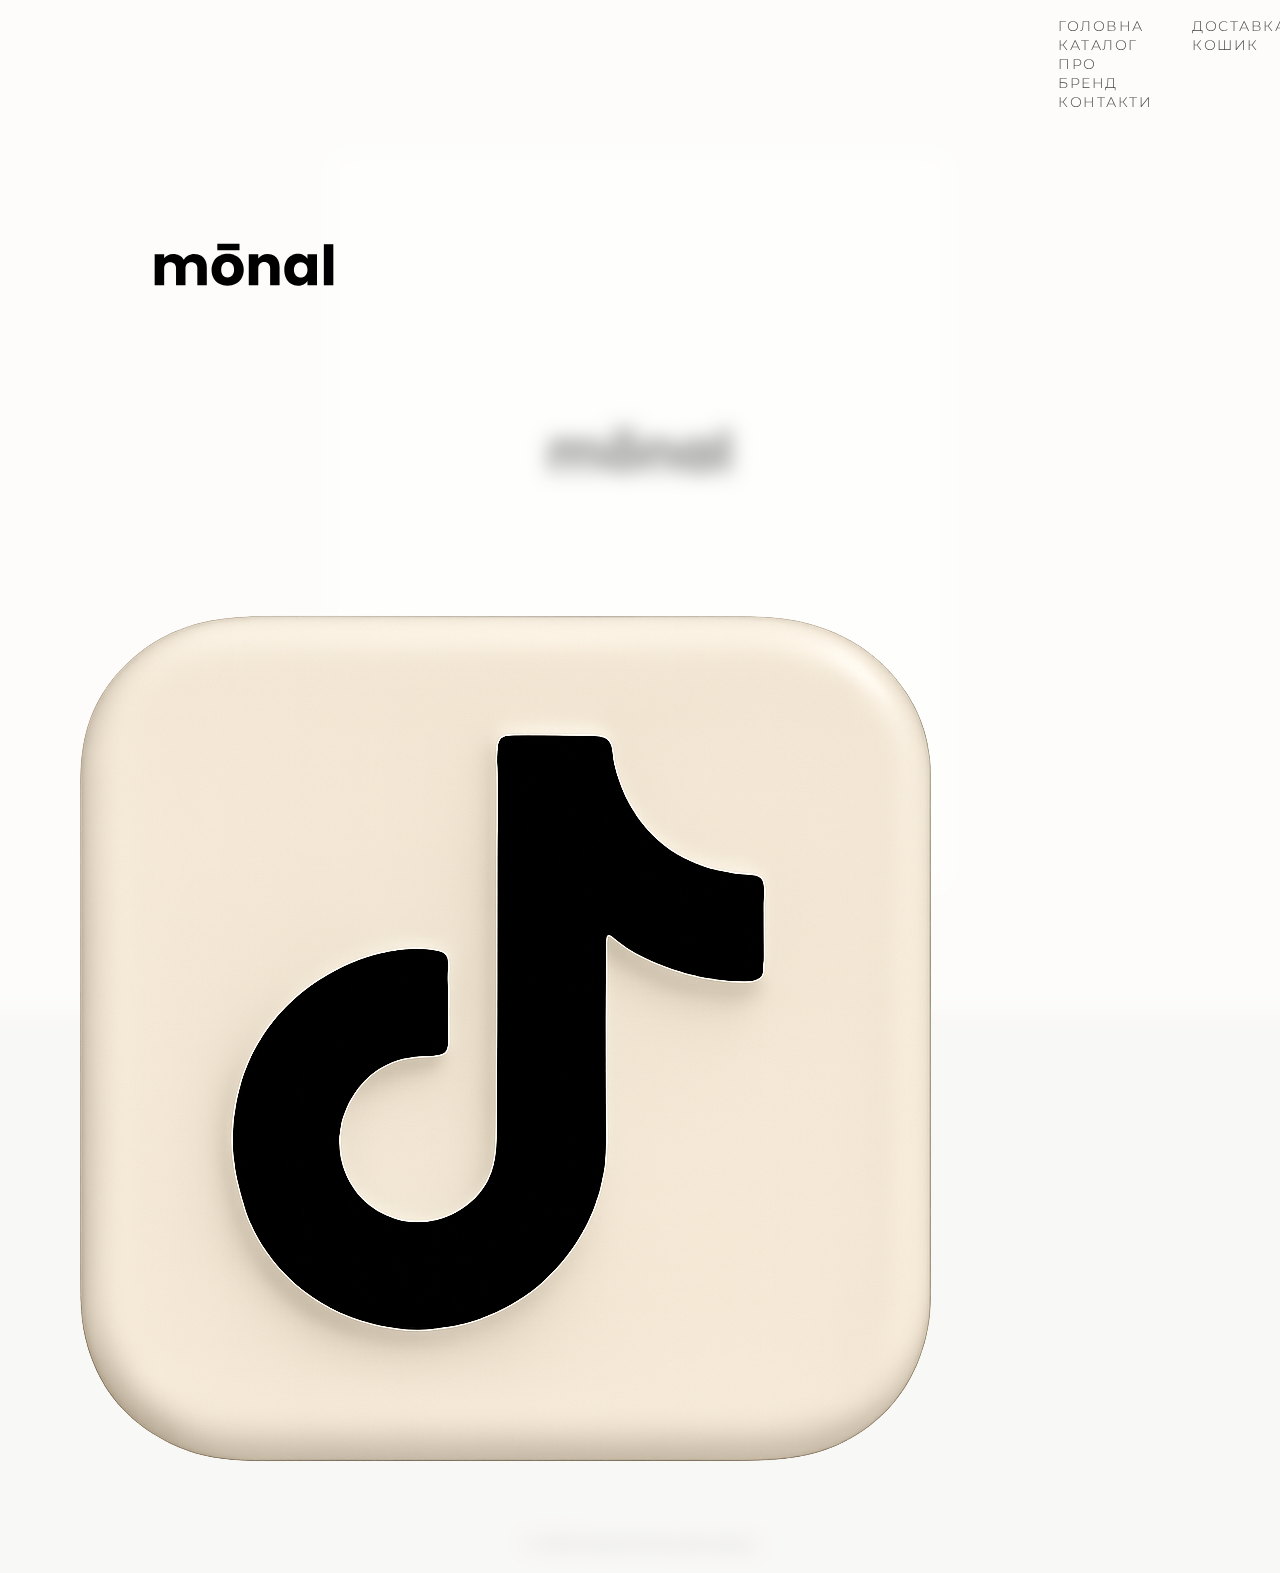
<file: index.html>
<!DOCTYPE html>
<html lang="uk">
<head>
    <meta charset="UTF-8">
    <meta name="viewport" content="width=device-width, initial-scale=1.0">
    <title>Mōnal — Ароматика для дому</title>
    <link rel="stylesheet" href="style.css">
</head>

<body>

<!-- ===================== НАВІГАЦІЯ ===================== -->
<nav>

    <!-- Лівий блок: логотип + соціальні іконки -->
    <div class="nav-left">
        <img src="images/logo.svg" alt="Mōnal" class="nav-logo">

        <div class="nav-social">
            <a href="https://www.tiktok.com/@monalofficial?is_from_webapp=1&sender_device=pc" target="_blank">
                <img src="images/social/tiktok.png" alt="TikTok">
            </a>

            <a href="https://www.instagram.com/monal.official/" target="_blank">
                <img src="images/social/instagram.png" alt="Instagram">
            </a>

            <a href="https://www.facebook.com/people/Monal/61552030280894/" target="_blank">
                <img src="images/social/facebook.png" alt="Facebook">
            </a>
        </div>
    </div>

    <!-- Центр: основне меню -->
    <div class="nav-center">
        <a href="index.html">Головна</a>
        <a href="catalog.html">Каталог</a>
        <a href="about.html">Про бренд</a>
        <a href="contacts.html">Контакти</a>
    </div>

    <!-- Праворуч -->
    <div class="nav-right">
        <a href="delivery.html">Доставка</a>
        <a href="cart.html">Кошик</a>
    </div>
</nav>


<!-- ===================== ГЛОБАЛЬНИЙ ФОНОВИЙ СЛАЙДЕР (ЛИШЕ НА ГОЛОВНІЙ) ===================== -->
<div class="global-bg">
    <div class="bg-slide s1"></div>
    <div class="bg-slide s2"></div>
    <div class="bg-slide s3"></div>
    <div class="bg-slide s4"></div>
    <div class="bg-slide s5"></div>
    <div class="bg-slide s6"></div>
    <div class="bg-slide s7"></div>
</div>


<!-- ===================== HERO ===================== -->
<header class="hero">
    <div class="hero-overlay fade">

        <div class="hero-logo">
            <img src="images/logo.svg" alt="Mōnal">
        </div>

        <p class="brand-subtitle">Природа у твоєму просторі</p>

        <a href="catalog.html" class="btn">Перейти в каталог</a>
    </div>
</header>


<!-- ===================== FOOTER ===================== -->
<footer>
    <div class="footer-logo">
        <img src="images/logo.svg" alt="Mōnal">
    </div>

    © 2025 Ароматика для дому
</footer>

</body>
</html>
</file>
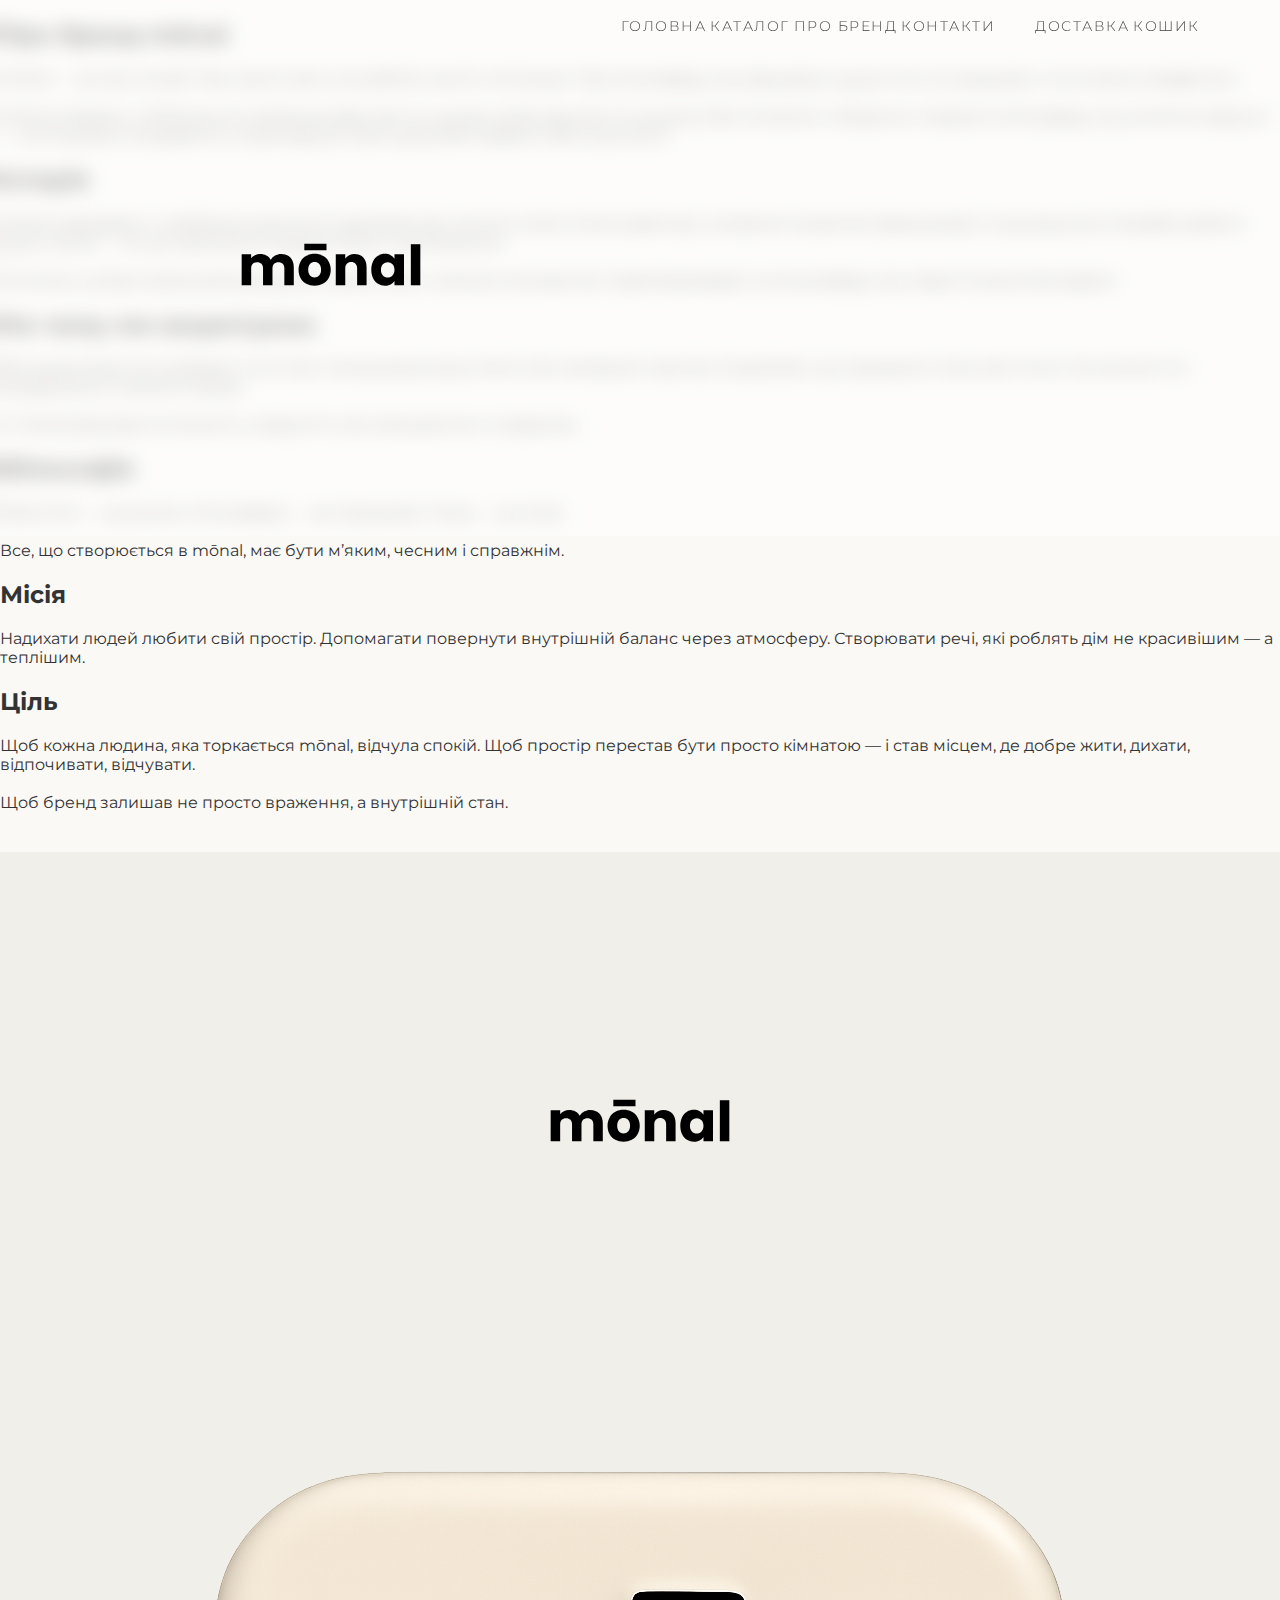
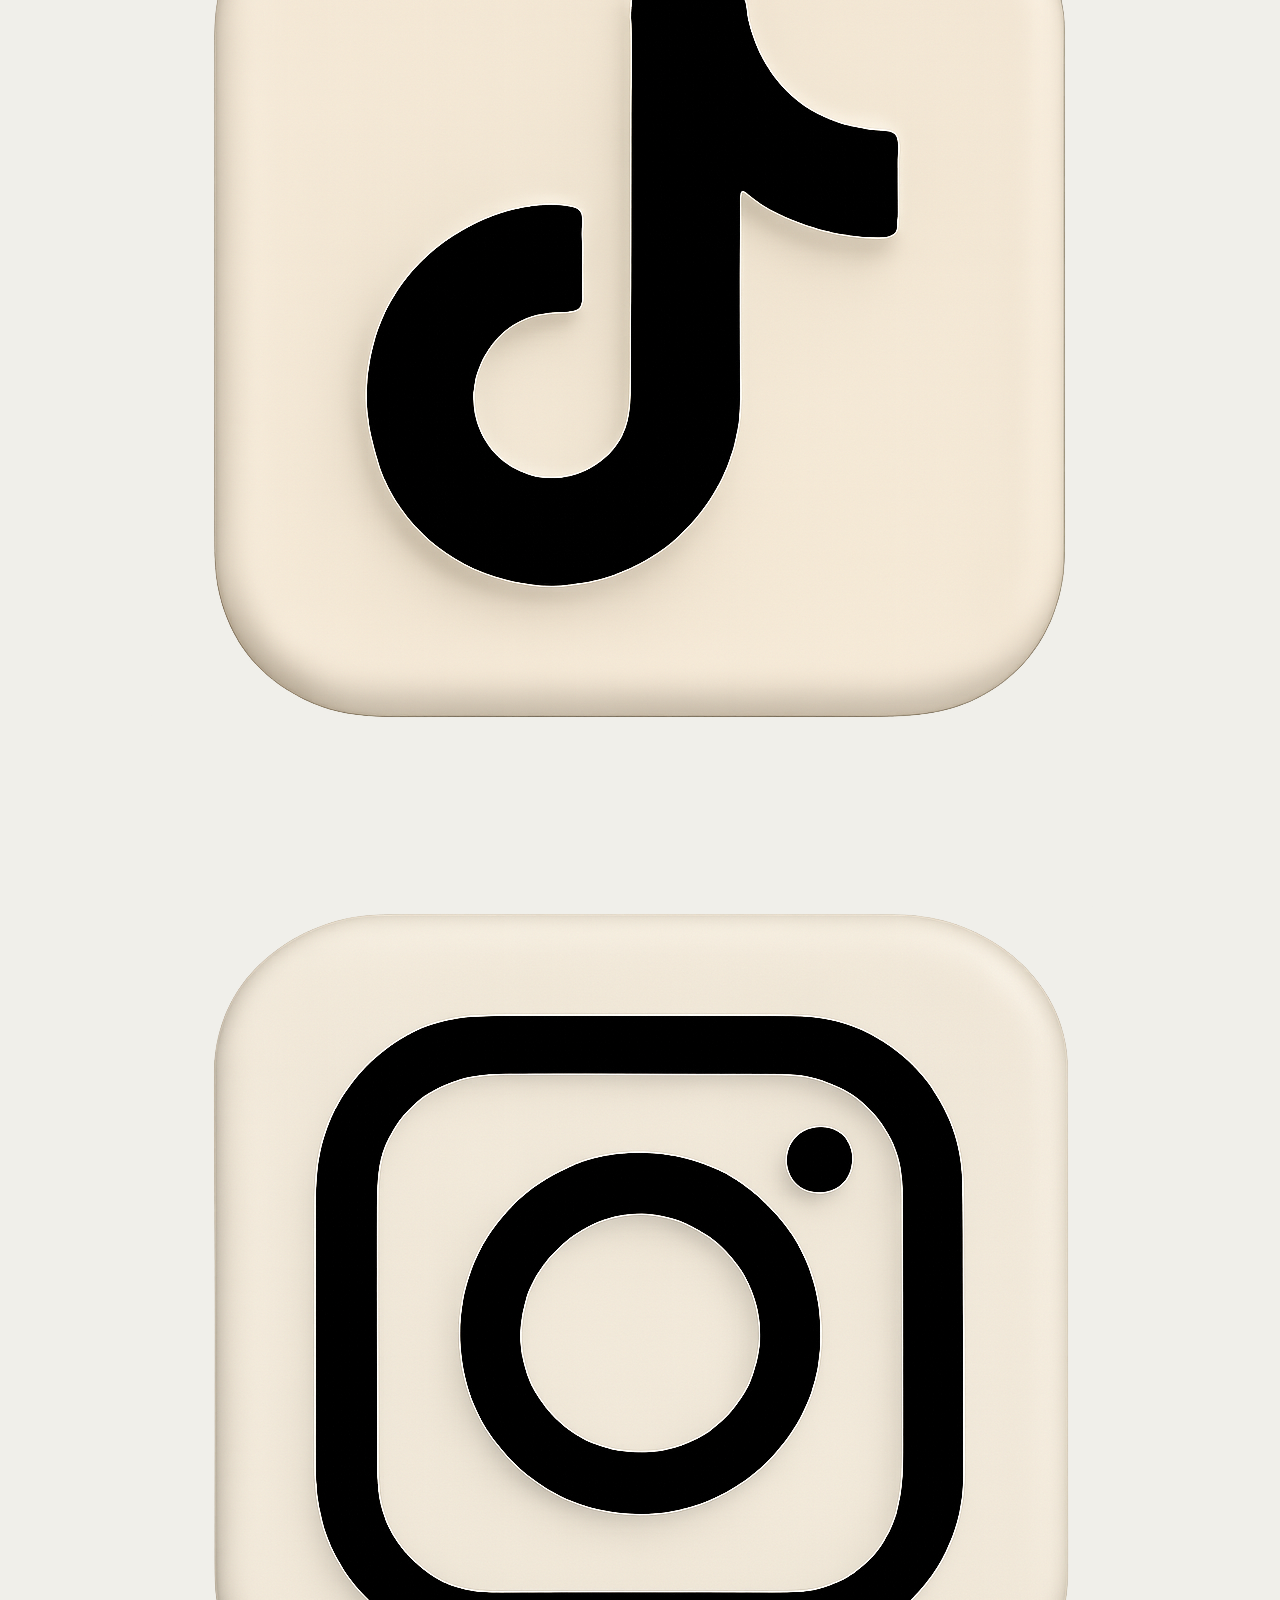
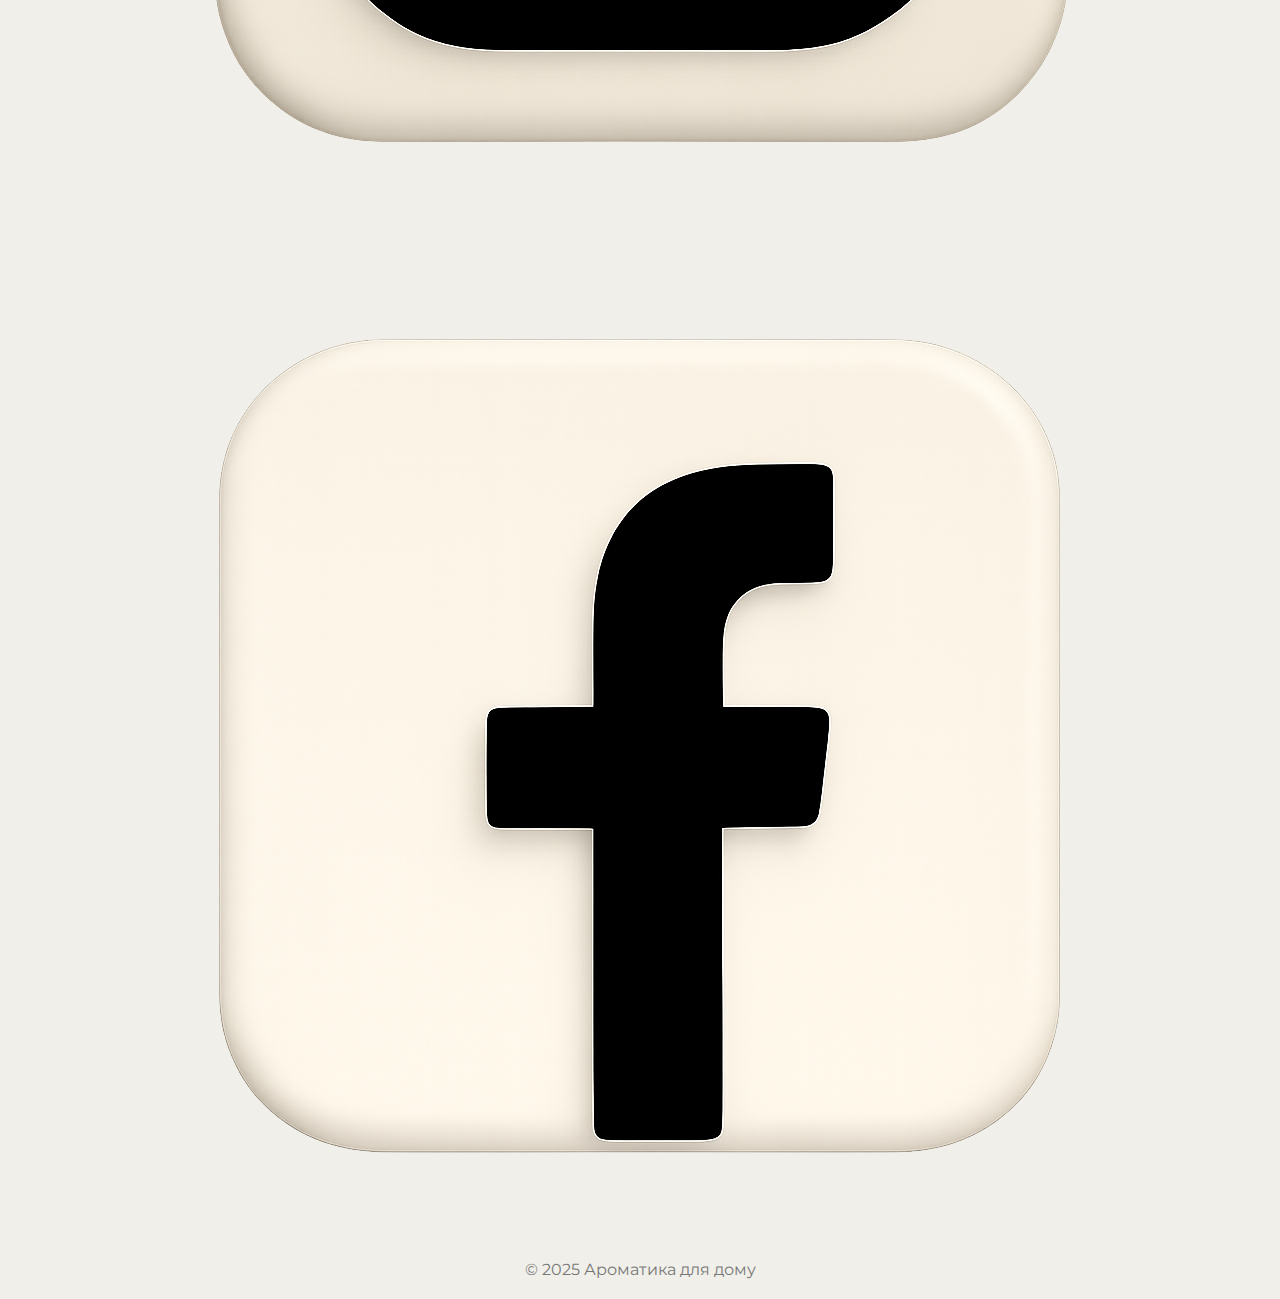
<file: about.html>
<!DOCTYPE html>
<html lang="uk">
<head>
    <meta charset="UTF-8">
    <meta name="viewport" content="width=device-width, initial-scale=1.0">
    <title>Про бренд — Mōnal</title>
    <link rel="stylesheet" href="style.css">
</head>

<body>

<!-- Навігація -->
<nav>

    <!-- Ліворуч логотип -->
    <div class="nav-left">
        <img src="images/logo.svg" alt="Mōnal" class="nav-logo">
    </div>

    <!-- По центру основні розділи -->
    <div class="nav-center">
        <a href="index.html">Головна</a>
        <a href="catalog.html">Каталог</a>
        <a href="about.html">Про бренд</a>
        <a href="contacts.html">Контакти</a>
    </div>

    <!-- Праворуч сервісні -->
    <div class="nav-right">
        <a href="delivery.html">Доставка</a>
        <a href="cart.html">Кошик</a>
    </div>

</nav>

<div class="about-container">

    <!-- Великий блок -->
    <div class="about-block big">
        <h2>Про бренд mōnal</h2>
        <p>
        mōnal — це про спокій. Про прості речі, які роблять життя теплішим. Про атмосферу, яку відчуваєш 
        ще до того, як зрозумів, з чого вона складається.
        <br><br>
        mōnal з’явився у 2023 році як маленька ідея про те, що дім може звучати по-іншому. Все почалося з бажання 
        створити атмосферу, яку хочеться відчути — не показати, не довести, а саме відчути. Без шуму, без зайвого, без штучності.
        </p>
    </div>

    <!-- Малий блок -->
    <div class="about-block small">
        <h2>Історія</h2>
        <p>
        mōnal народився з любові до простоти й деталей. До чистоти ліній, м’яких відтінків, спокійних моментів.
        Бренд виріс із внутрішньої потреби робити щось чесне — те, що приносить людині тепло і заспокоєння.
        <br><br>
        Спочатку це був маленький домашній проєкт, але з кожним місяцем він перетворювався на атмосферу, яку люди почали впізнавати.
        </p>
    </div>

    <!-- Малий блок -->
    <div class="about-block small">
        <h2>На чому ми акцентуємо</h2>
        <p>
        Ми акцентуємо не на формі, а на стані. На внутрішньому теплі, яке наповнює простір.
        На деталях, що працюють тихо, але точно. На чесності та продуманості кожного кроку.
        <br><br>
        У mōnal важлива не кількість, а відчуття, яке залишається з людиною.
        </p>
    </div>

    <!-- Великий блок -->
    <div class="about-block big">
        <h2>Філософія</h2>
        <p>
        Простота — це розкіш. Атмосфера — це мова дому. Тиша — це сила. 
        <br><br>
        Все, що створюється в mōnal, має бути м’яким, чесним і справжнім.
        </p>
    </div>

    <!-- Малий блок -->
    <div class="about-block small">
        <h2>Місія</h2>
        <p>
        Надихати людей любити свій простір. Допомагати повернути внутрішній баланс через атмосферу.
        Створювати речі, які роблять дім не красивішим — а теплішим.
        </p>
    </div>

    <!-- Малий блок -->
    <div class="about-block small">
        <h2>Ціль</h2>
        <p>
        Щоб кожна людина, яка торкається mōnal, відчула спокій.  
        Щоб простір перестав бути просто кімнатою — і став місцем, де добре жити, дихати, відпочивати, відчувати.
        <br><br>
        Щоб бренд залишав не просто враження, а внутрішній стан.
        </p>
    </div>

</div>

<footer>
    <div class="footer-logo">
        <img src="images/logo.svg" alt="Mōnal">
    </div>

    <div class="social-block">
        <a href="https://www.tiktok.com/@monalofficial?is_from_webapp=1&sender_device=pc" target="_blank">
            <img src="images/social/tiktok.png" alt="TikTok">
        </a>

        <a href="https://www.instagram.com/monal.official/" target="_blank">
            <img src="images/social/instagram.png" alt="Instagram">
        </a>

        <a href="https://www.facebook.com/people/Monal/61552030280894/" target="_blank">
            <img src="images/social/facebook.png" alt="Facebook">
        </a>
    </div>

    © 2025 Ароматика для дому
</footer>

</body>
</html>
</file>
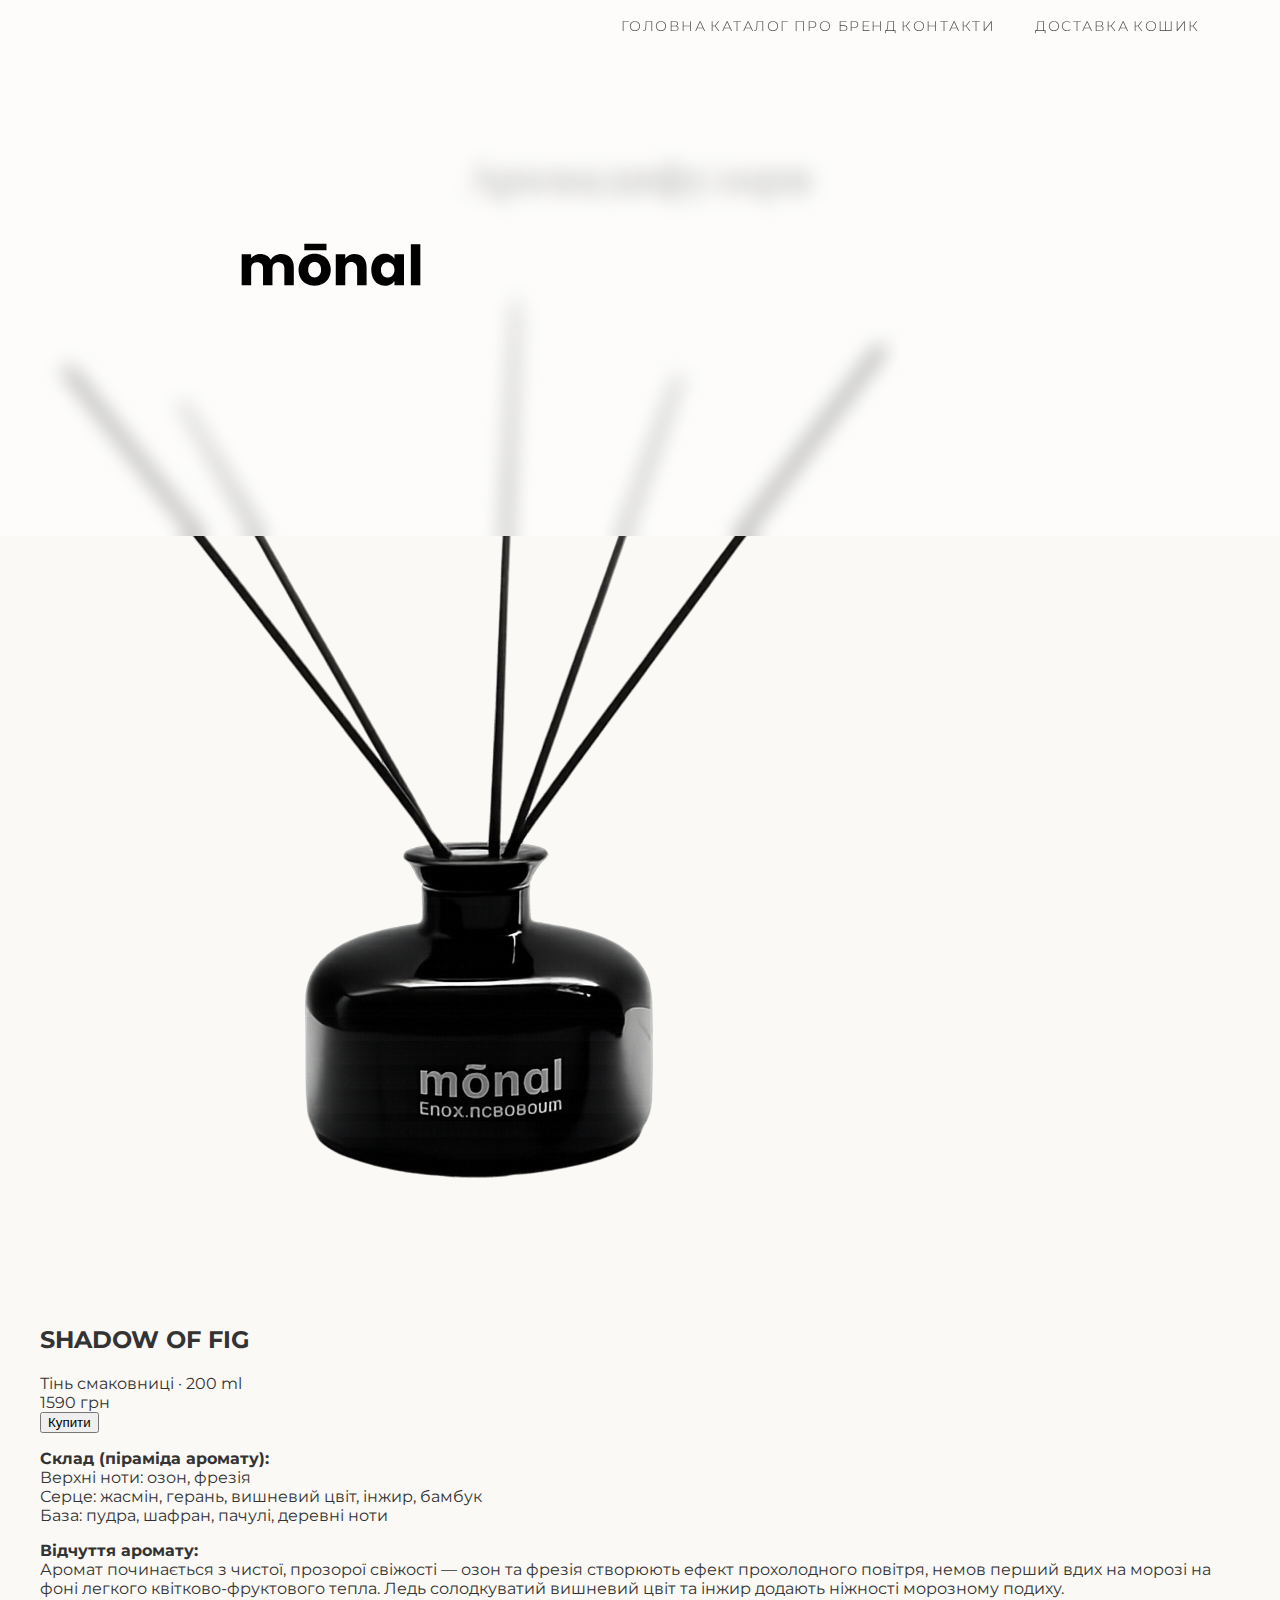
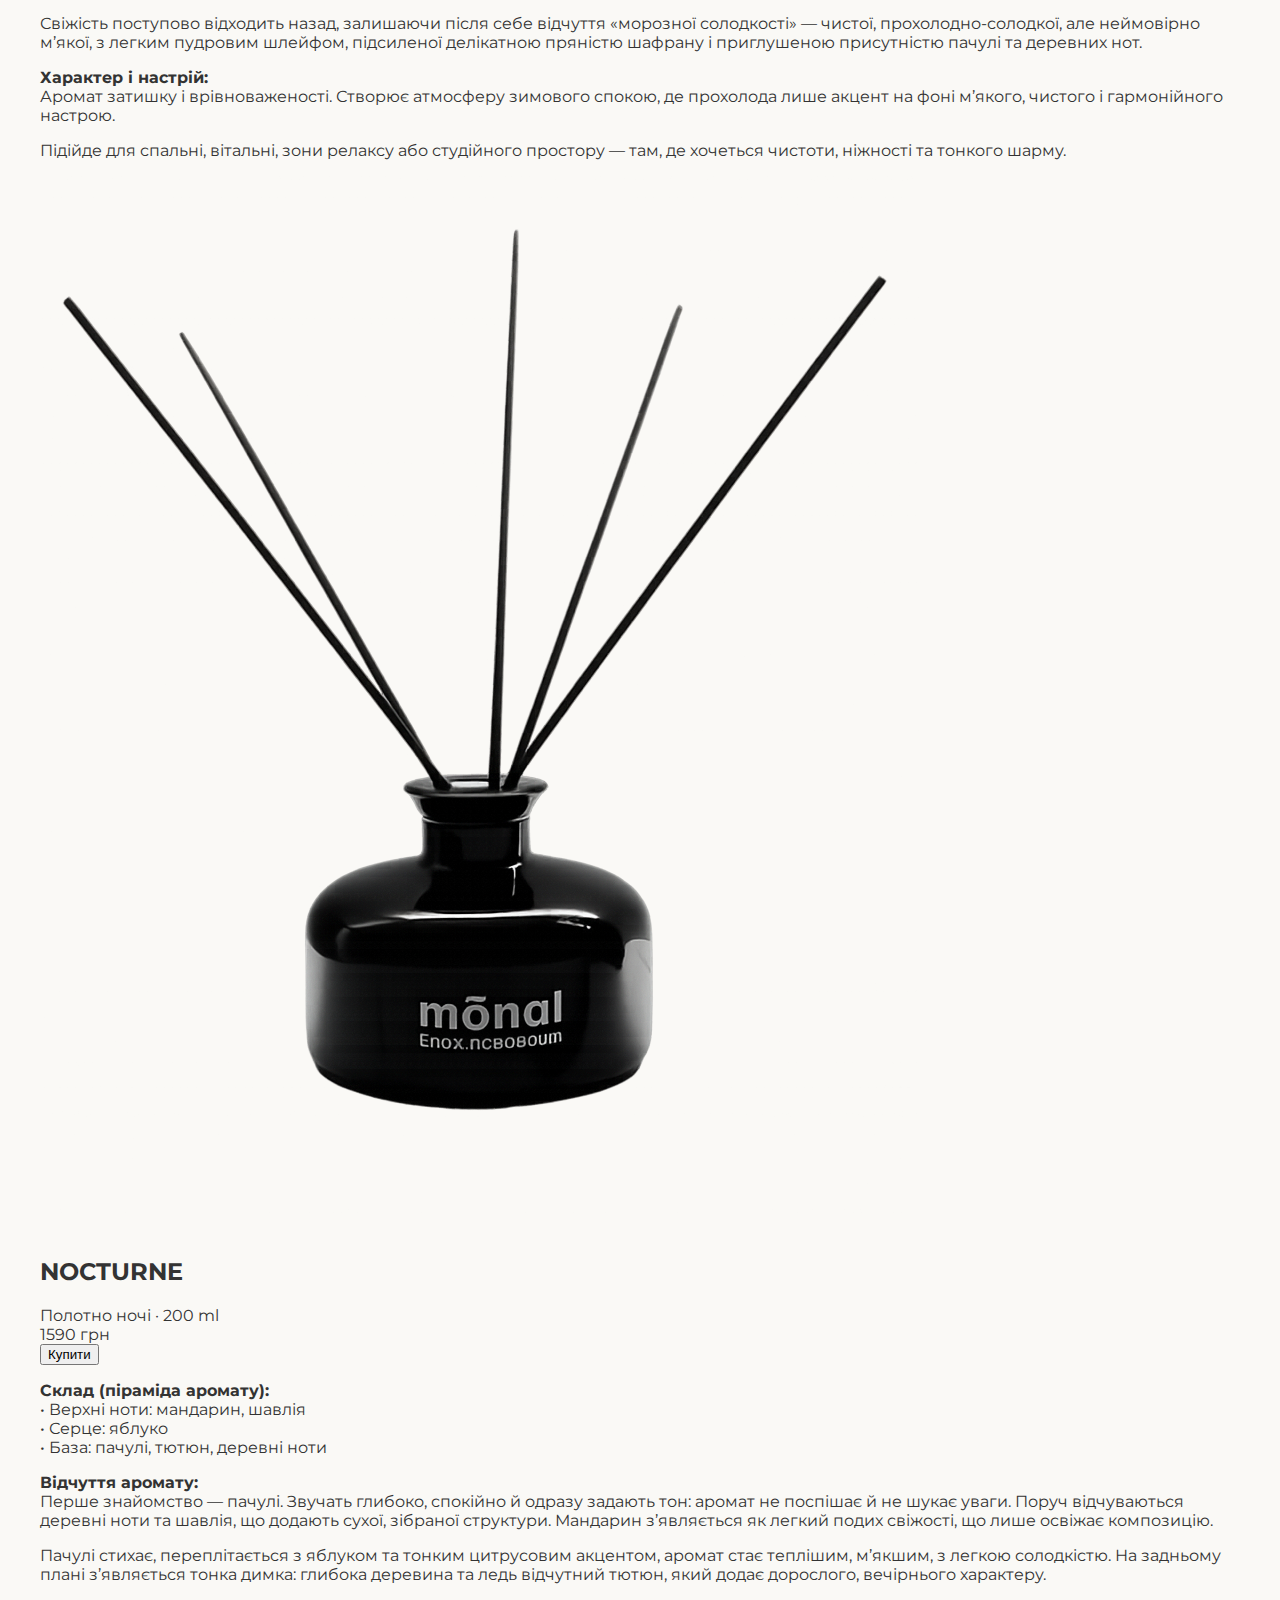
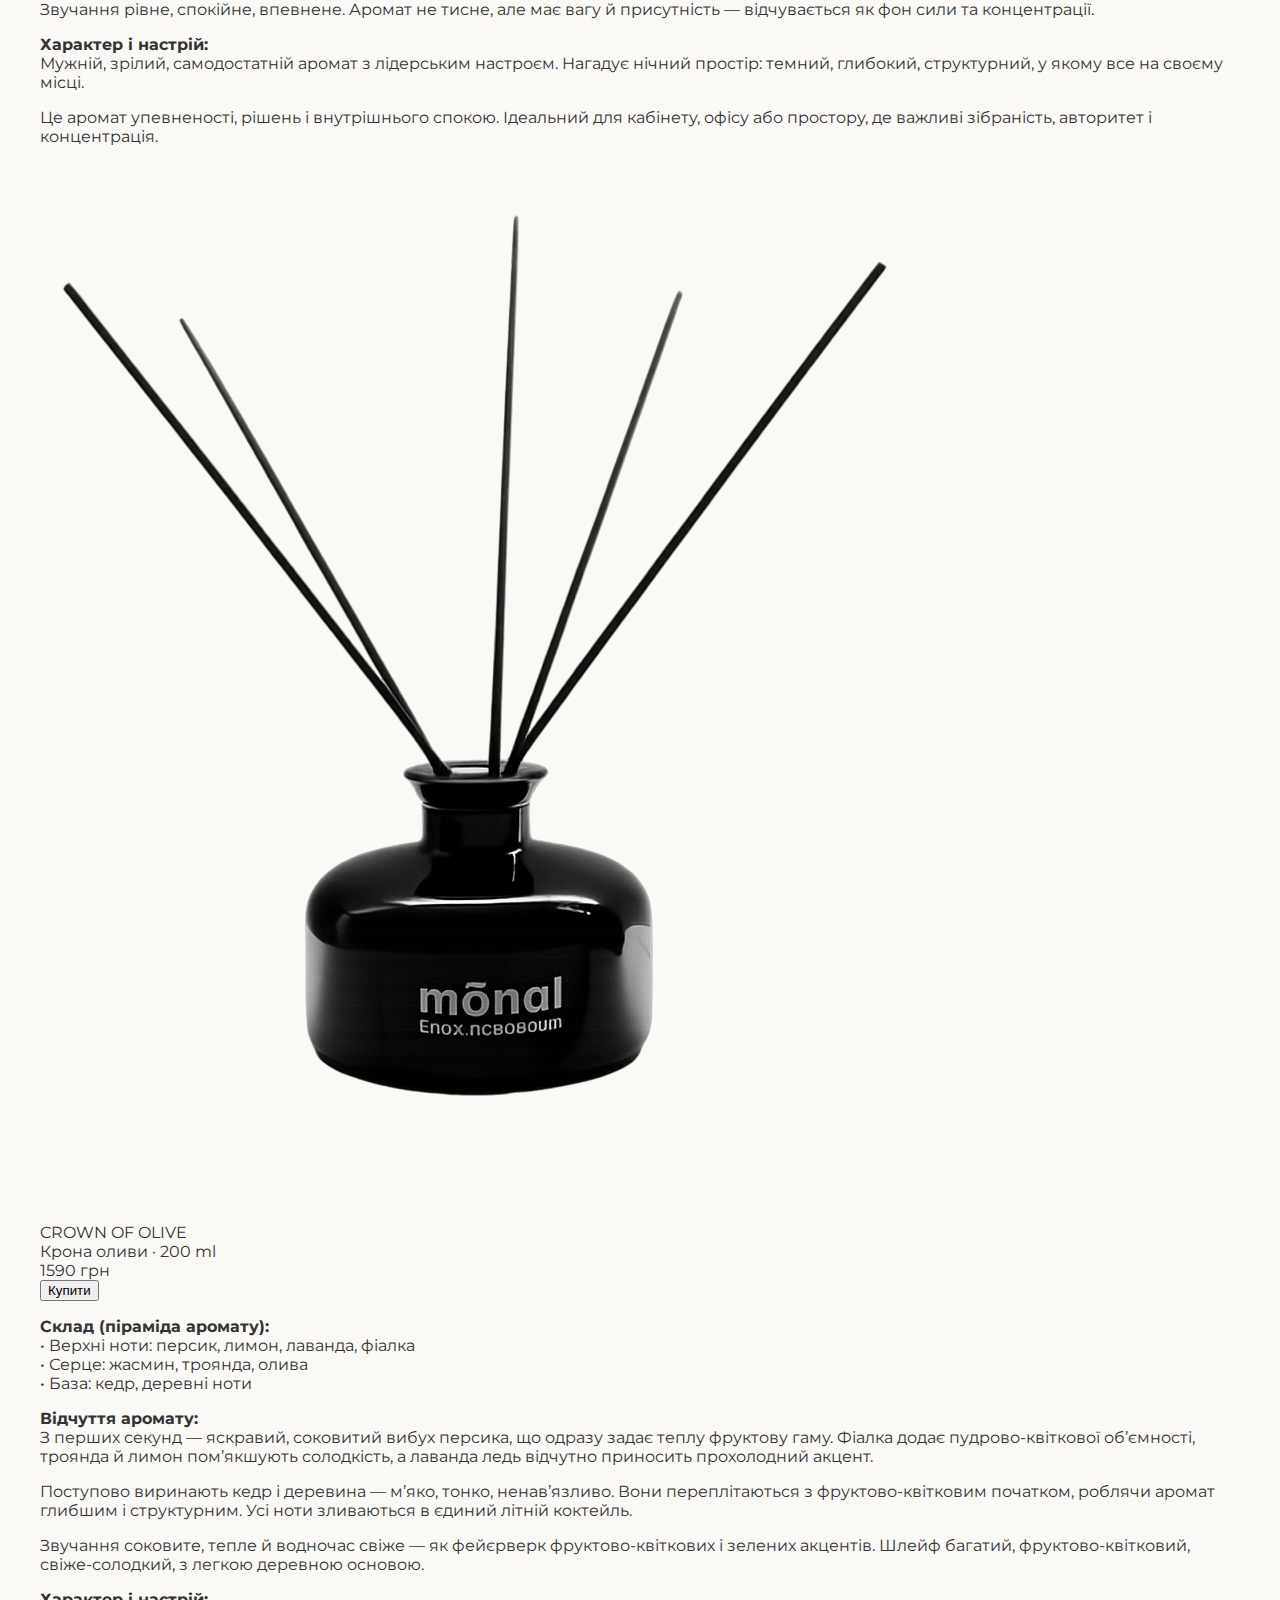
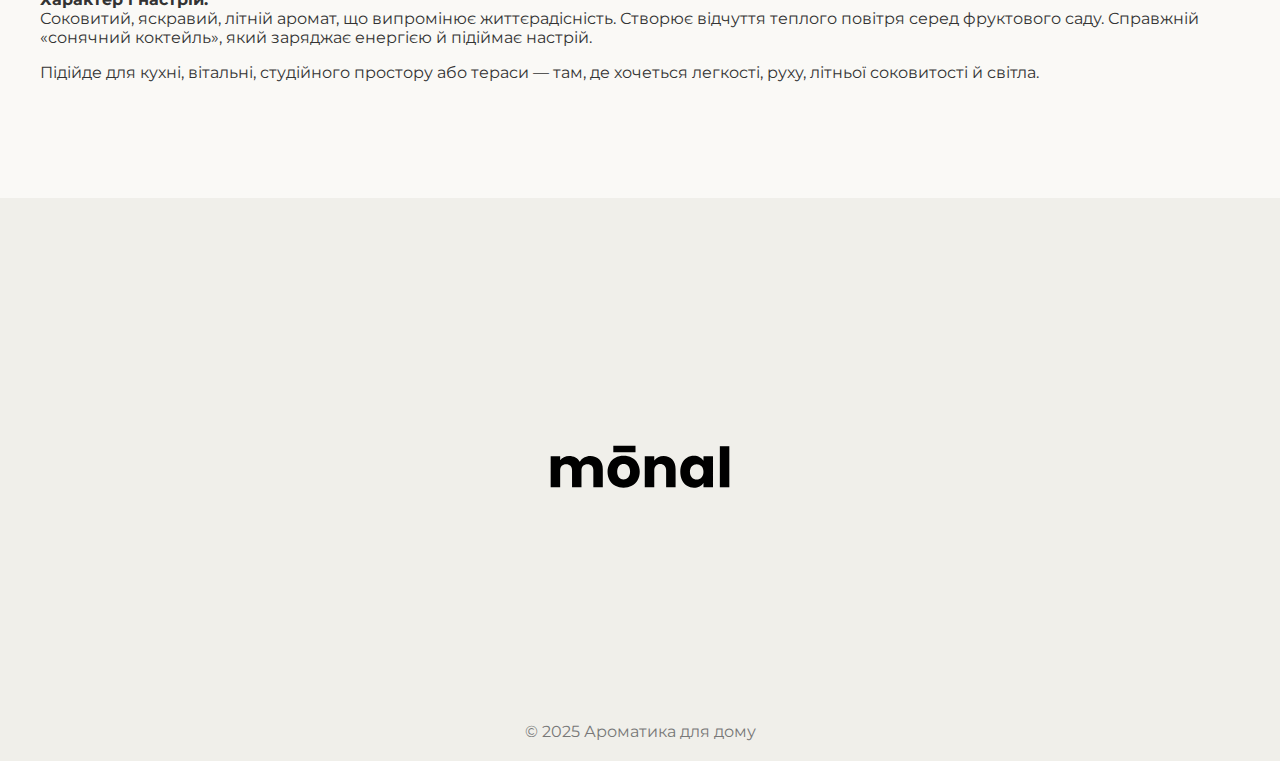
<file: aromadiffusers.html>
<!DOCTYPE html>
<html lang="uk">
<head>
    <meta charset="UTF-8">
    <meta name="viewport" content="width=device-width, initial-scale=1.0">
    <title>Аромадифузори — Mōnal</title>
    <link rel="stylesheet" href="style.css">
</head>

<body>

<!-- NAV -->
<nav>
    <div class="nav-left">
        <img src="images/logo.svg" alt="Mōnal" class="nav-logo">
    </div>

    <div class="nav-center">
        <a href="index.html">Головна</a>
        <a href="catalog.html">Каталог</a>
        <a href="about.html">Про бренд</a>
        <a href="contacts.html">Контакти</a>
    </div>

    <div class="nav-right">
        <a href="delivery.html">Доставка</a>
        <a href="cart.html">Кошик</a>
    </div>
</nav>

<!-- CONTENT -->
<div class="container">

    <h1 class="page-title">Аромадифузори</h1>

    <!-- PRODUCT 1 -->
    <div class="product-row">

        
        <!-- MEDIA -->        
        <div class="product-media micro-animate">

            <div class="product-bg"
                 style="background-image: url('images/products/SHADOW OF FIG_фон.jpg');">
            </div>

            <img
                src="images/products/diffuser.png"
                alt="SHADOW OF FIG"
                class="product-diffuser">

        </div>


        <!-- TEXT -->
        <div class="product-text">

            <h2 class="product-title">SHADOW OF FIG</h2>
            <div class="product-subtitle">Тінь смаковниці · 200 ml</div>

            <div class="product-price">1590 грн</div>

            <button class="buy-btn">Купити</button>

            <p><strong>Склад (піраміда аромату):</strong><br>
            Верхні ноти: озон, фрезія<br>
            Серце: жасмін, герань, вишневий цвіт, інжир, бамбук<br>
            База: пудра, шафран, пачулі, деревні ноти</p>

            <p><strong>Відчуття аромату:</strong><br>
            Аромат починається з чистої, прозорої свіжості — озон та фрезія створюють ефект прохолодного повітря,
            немов перший вдих на морозі на фоні легкого квітково-фруктового тепла.
            Ледь солодкуватий вишневий цвіт та інжир додають ніжності морозному подиху.</p>

            <p>
            Свіжість поступово відходить назад, залишаючи після себе відчуття «морозної солодкості» —
            чистої, прохолодно-солодкої, але неймовірно м’якої, з легким пудровим шлейфом,
            підсиленої делікатною пряністю шафрану і приглушеною присутністю пачулі та деревних нот.
            </p>

            <p><strong>Характер і настрій:</strong><br>
            Аромат затишку і врівноваженості. Створює атмосферу зимового спокою,
            де прохолода лише акцент на фоні м’якого, чистого і гармонійного настрою.</p>

            <p>
            Підійде для спальні, вітальні, зони релаксу або студійного простору —
            там, де хочеться чистоти, ніжності та тонкого шарму.
            </p>

        </div>
    </div>

    <!-- PRODUCT 2 : NOCTURNE -->
    <div class="product-row">

        <!-- MEDIA -->
        <div class="product-media micro-animate">

        <!-- ФОН -->
        <div class="product-bg"
             style="background-image: url('images/products/NOCTURNE_фон.jpg');">
        </div>

        <!-- ДИФУЗОР -->
        <img
            src="images/products/diffuser.png"
            alt="NOCTURNE — Полотно ночі"
            class="product-diffuser"
        >

    </div>

    <!-- TEXT -->
    <div class="product-text">

        <h2 class="product-title">NOCTURNE</h2>
        <div class="product-subtitle">Полотно ночі · 200 ml</div>

        <div class="product-price">1590 грн</div>

        <button class="buy-btn">Купити</button>

        <p><strong>Склад (піраміда аромату):</strong><br>
            • Верхні ноти: мандарин, шавлія<br>
            • Серце: яблуко<br>
            • База: пачулі, тютюн, деревні ноти
        </p>

        <p><strong>Відчуття аромату:</strong><br>
            Перше знайомство — пачулі. Звучать глибоко, спокійно й одразу задають тон:
            аромат не поспішає й не шукає уваги. Поруч відчуваються деревні ноти та шавлія,
            що додають сухої, зібраної структури. Мандарин з’являється як легкий подих
            свіжості, що лише освіжає композицію.
        </p>

        <p>
            Пачулі стихає, переплітається з яблуком та тонким цитрусовим акцентом,
            аромат стає теплішим, м’якшим, з легкою солодкістю.
            На задньому плані з’являється тонка димка:
            глибока деревина та ледь відчутний тютюн,
            який додає дорослого, вечірнього характеру.
        </p>

        <p>
            Звучання рівне, спокійне, впевнене.
            Аромат не тисне, але має вагу й присутність —
            відчувається як фон сили та концентрації.
        </p>

        <p><strong>Характер і настрій:</strong><br>
            Мужній, зрілий, самодостатній аромат з лідерським настроєм.
            Нагадує нічний простір: темний, глибокий, структурний,
            у якому все на своєму місці.
        </p>

        <p>
            Це аромат упевненості, рішень і внутрішнього спокою.
            Ідеальний для кабінету, офісу або простору,
            де важливі зібраність, авторитет і концентрація.
        </p>

    </div>
</div>

<!-- PRODUCT 3 -->
<div class="product-row">

    <!-- MEDIA -->
    <div class="product-media micro-animate">
        <!-- ФОН -->
        <div class="product-bg"
             style="background-image: url('images/products/CROWN OF OLIVE_фон.jpg');">
        </div>

        <!-- ДИФУЗОР -->
        <img src="images/products/diffuser.png"
             alt="CROWN OF OLIVE — Крона оливи"
             class="product-diffuser">
    </div>

    <!-- TEXT -->
    <div class="product-text">

        <div class="product-title">CROWN OF OLIVE</div>
        <div class="product-subtitle">Крона оливи · 200 ml</div>

        <div class="product-price">1590 грн</div>

        <button class="buy-btn">Купити</button>

        <p><strong>Склад (піраміда аромату):</strong><br>
        • Верхні ноти: персик, лимон, лаванда, фіалка<br>
        • Серце: жасмин, троянда, олива<br>
        • База: кедр, деревні ноти
        </p>

        <p><strong>Відчуття аромату:</strong><br>
        З перших секунд — яскравий, соковитий вибух персика, що одразу задає теплу фруктову гаму.
        Фіалка додає пудрово-квіткової об’ємності, троянда й лимон пом’якшують солодкість,
        а лаванда ледь відчутно приносить прохолодний акцент.
        </p>

        <p>
        Поступово виринають кедр і деревина — м’яко, тонко, ненав’язливо.
        Вони переплітаються з фруктово-квітковим початком, роблячи аромат глибшим і структурним.
        Усі ноти зливаються в єдиний літній коктейль.
        </p>

        <p>
        Звучання соковите, тепле й водночас свіже — як фейєрверк фруктово-квіткових і зелених акцентів.
        Шлейф багатий, фруктово-квітковий, свіже-солодкий, з легкою деревною основою.
        </p>

        <p><strong>Характер і настрій:</strong><br>
        Соковитий, яскравий, літній аромат, що випромінює життєрадісність.
        Створює відчуття теплого повітря серед фруктового саду.
        Справжній «сонячний коктейль», який заряджає енергією й підіймає настрій.
        </p>

        <p>
        Підійде для кухні, вітальні, студійного простору або тераси —
        там, де хочеться легкості, руху, літньої соковитості й світла.
        </p>

    </div>
</div>

    
    <!-- ТУТ БУДУТЬ ЩЕ 7 product-row -->

</div>

<footer>
    <div class="footer-logo">
        <img src="images/logo.svg" alt="Mōnal">
    </div>
    © 2025 Ароматика для дому
</footer>

</body>
</html>
</file>
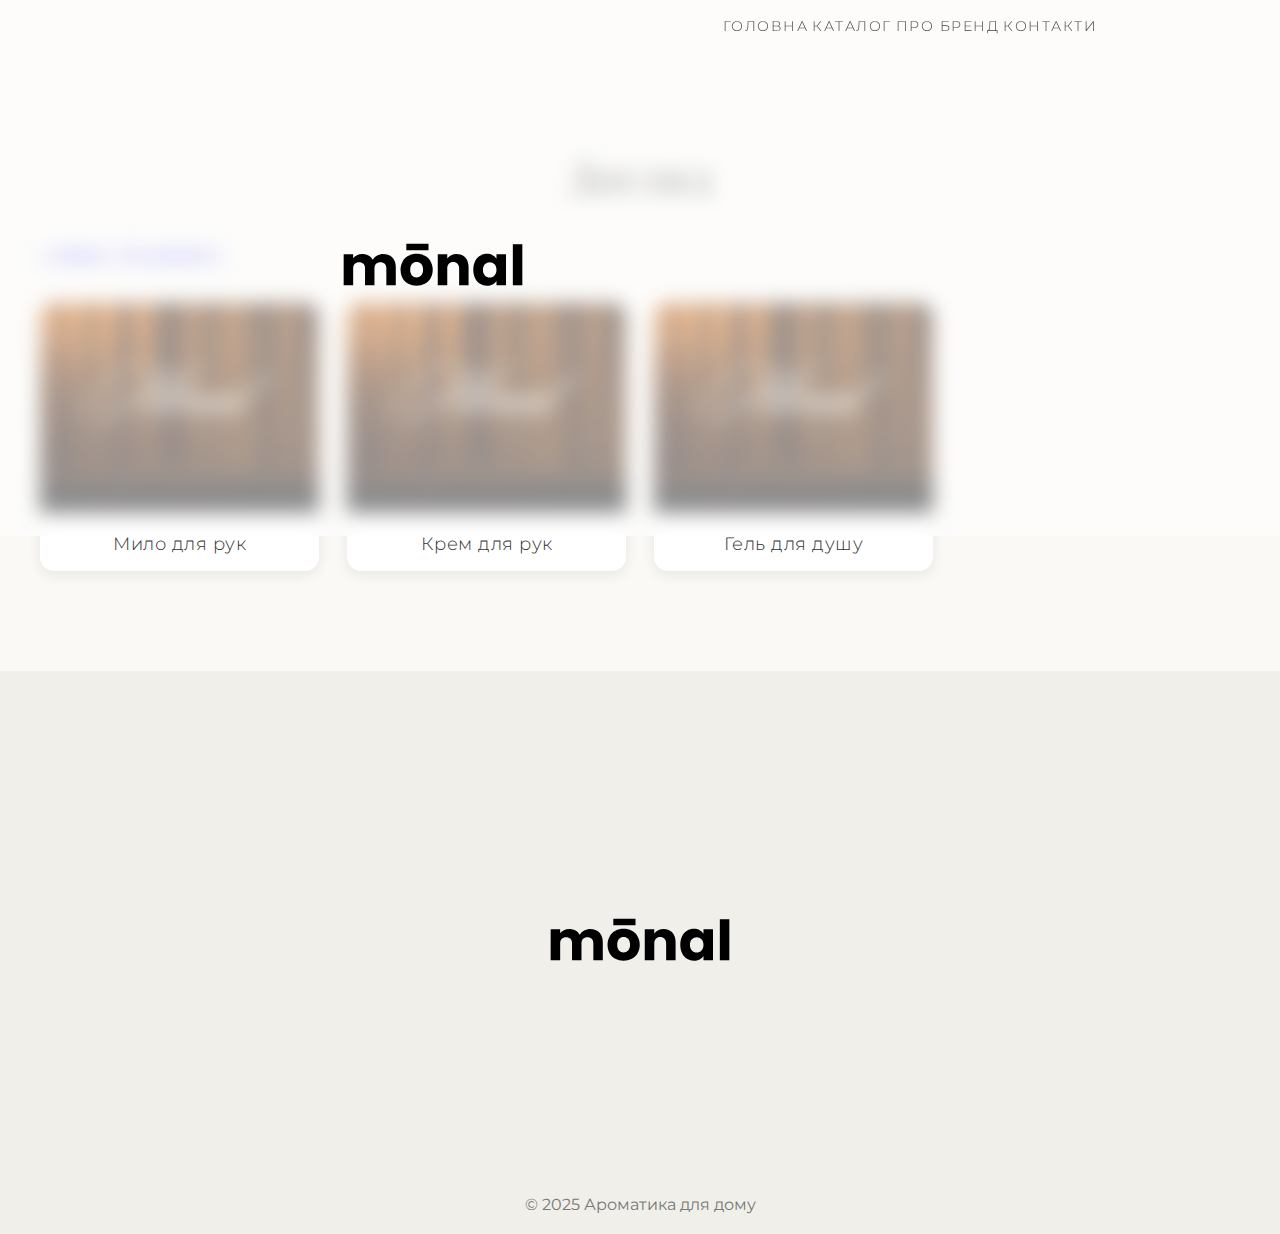
<file: care.html>
<!DOCTYPE html>
<html lang="uk">
<head>
    <meta charset="UTF-8">
    <meta name="viewport" content="width=device-width, initial-scale=1.0">
    <title>Догляд — Mōnal</title>
    <link rel="stylesheet" href="style.css">
</head>

<body>

<!-- НОВЕ МЕНЮ -->
<nav>
    <div class="nav-left">
        <img src="images/logo.svg" alt="Mōnal" class="nav-logo">
    </div>

    <div class="nav-links">
        <a href="index.html">Головна</a>
        <a href="catalog.html">Каталог</a>
        <a href="about.html">Про бренд</a>
        <a href="contacts.html">Контакти</a>
    </div>
</nav>

<div class="container">

    <h1>Догляд</h1>

    <div class="back-buttons">
        <a href="javascript:history.back()" class="back-btn">← Назад</a>
        <a href="catalog.html" class="back-btn secondary">← До каталогу</a>
    </div>

    <div class="subgrid">

        <a class="subcategory" href="#">
            <img src="images/скоро буде_каталог.jpg">
            <div class="subcategory-title">Мило для рук</div>
        </a>

        <a class="subcategory" href="#">
            <img src="images/скоро буде_каталог.jpg">
            <div class="subcategory-title">Крем для рук</div>
        </a>

        <a class="subcategory" href="#">
            <img src="images/скоро буде_каталог.jpg">
            <div class="subcategory-title">Гель для душу</div>
        </a>

    </div>

</div>

<footer>
    <div class="footer-logo">
        <img src="images/logo.svg" alt="Mōnal">
    </div>
    © 2025 Ароматика для дому    
</footer>

</body>
</html>
</file>
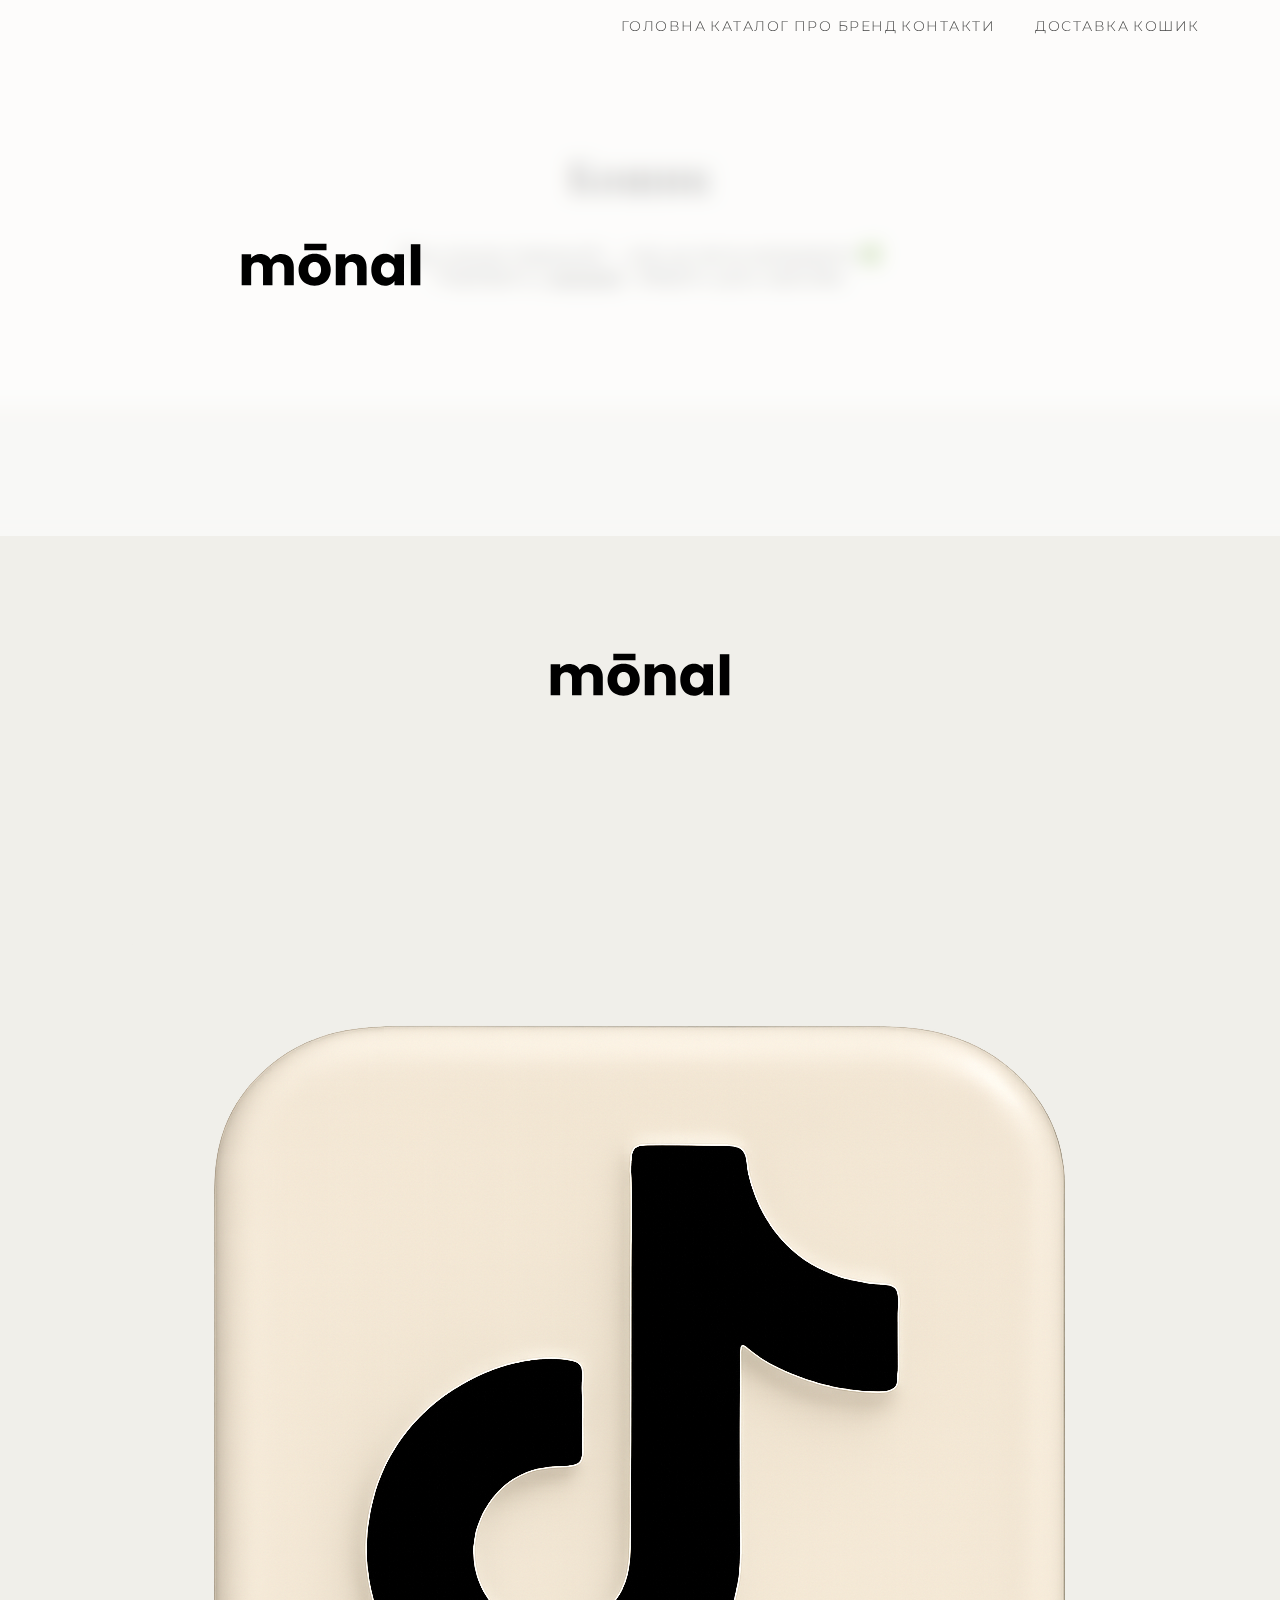
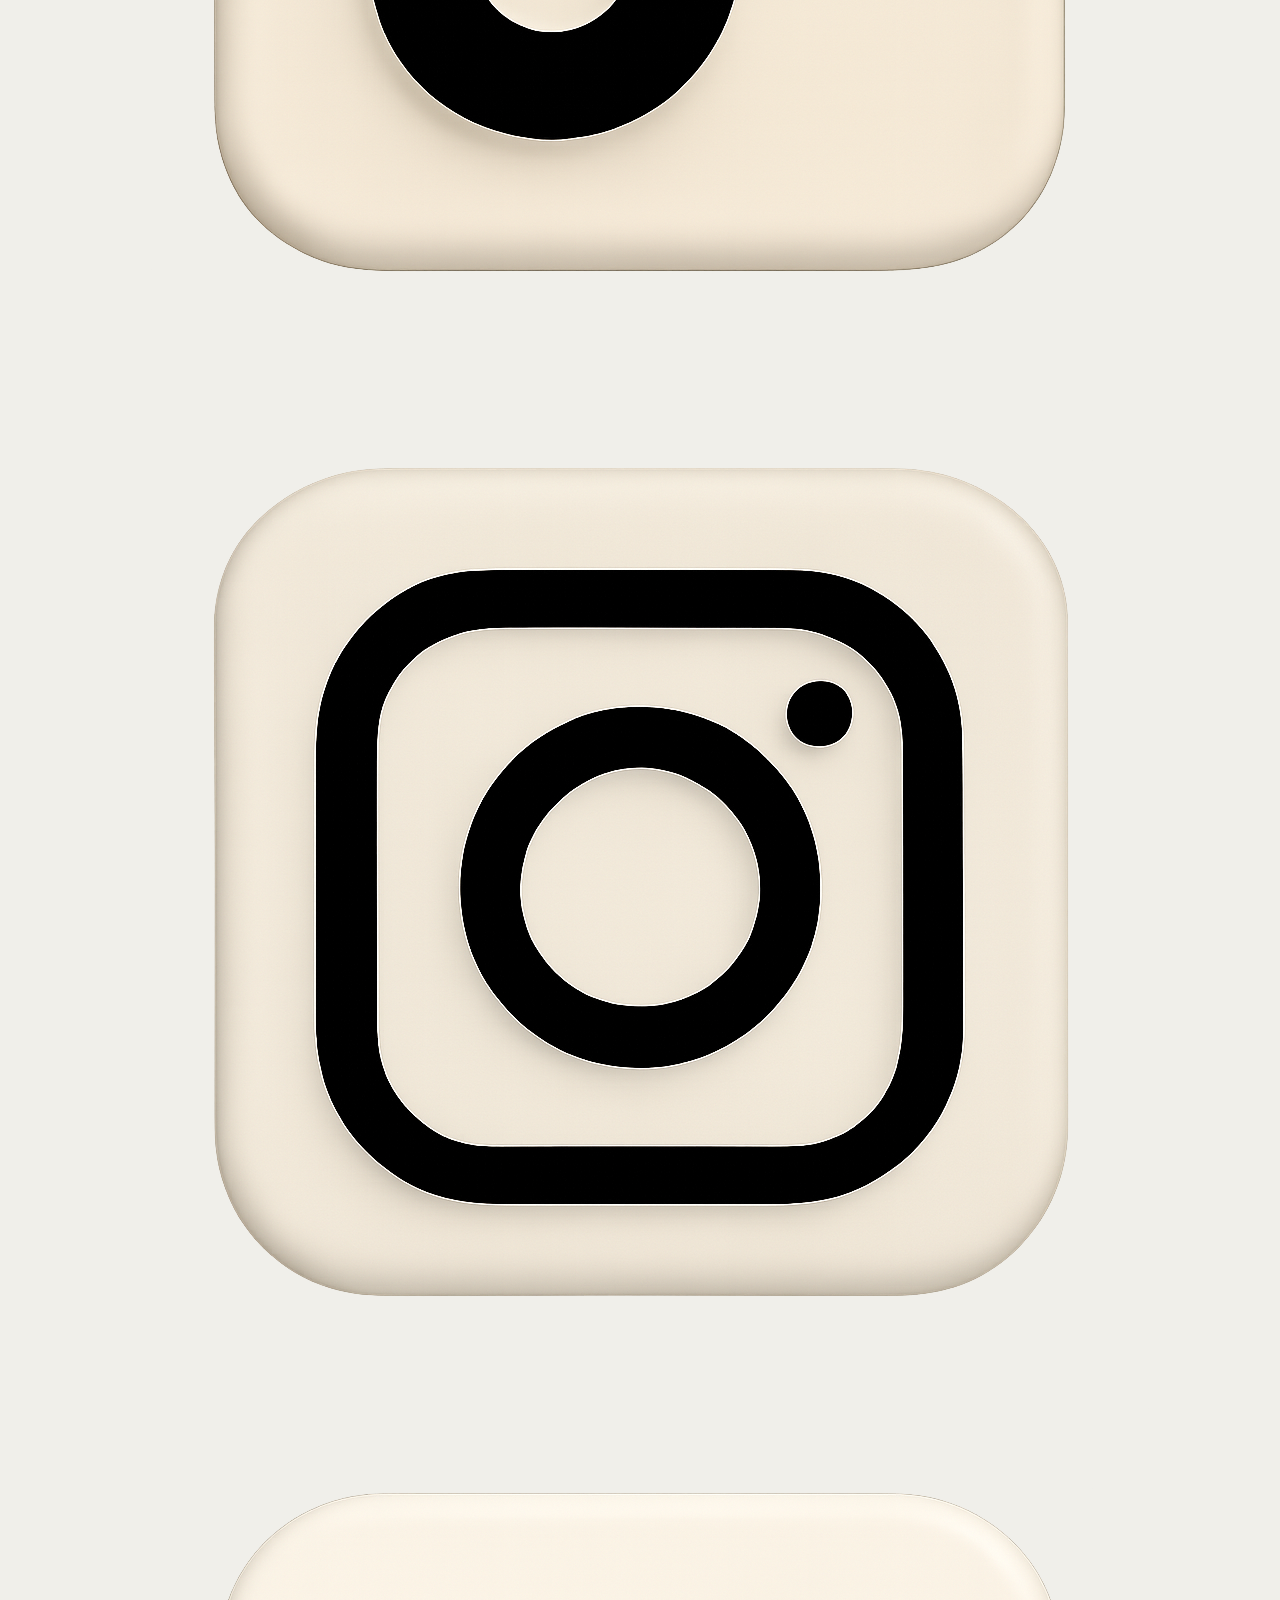
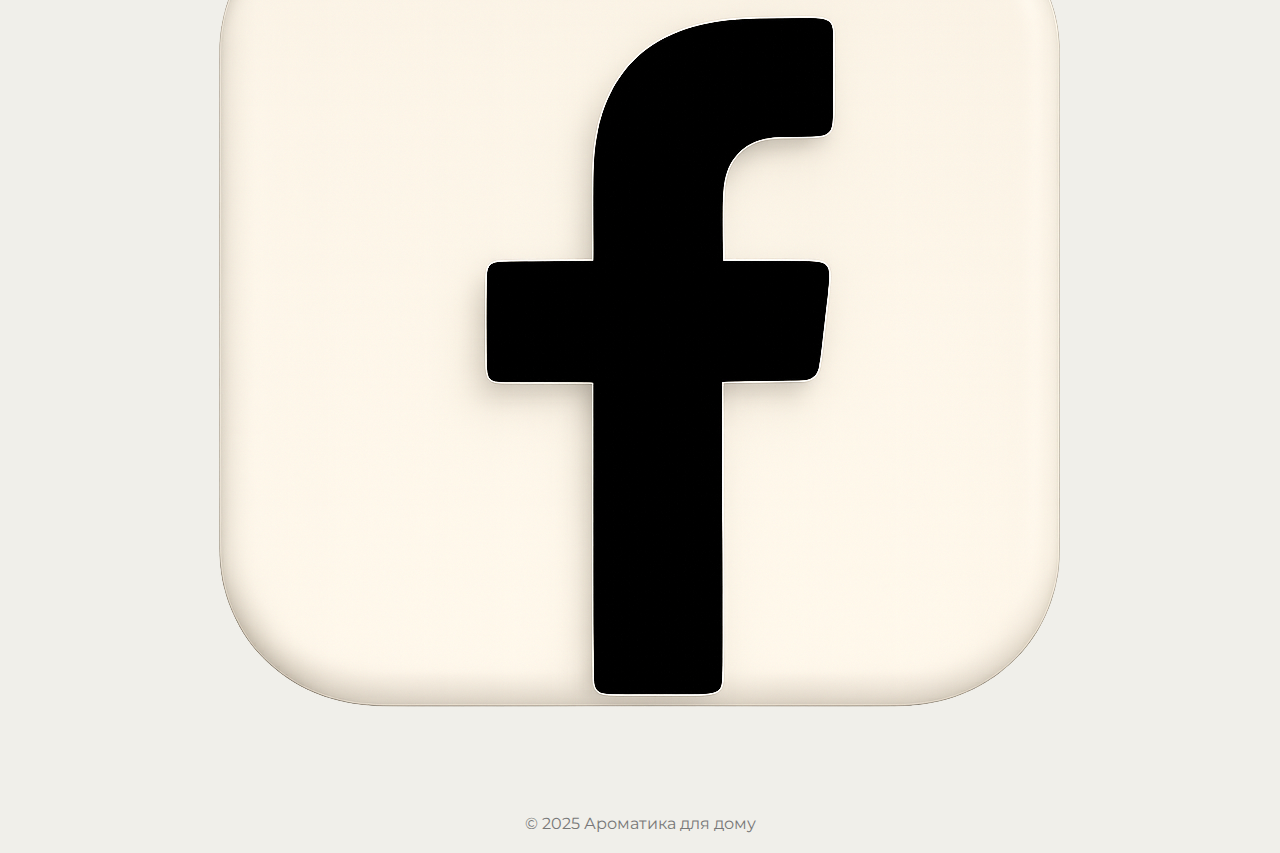
<file: cart.html>
<!DOCTYPE html>
<html lang="uk">
<head>
    <meta charset="UTF-8">
    <meta name="viewport" content="width=device-width, initial-scale=1.0">
    <title>Кошик — Mōnal</title>
    <link rel="stylesheet" href="style.css">
</head>

<body>

<!-- НОВЕ МЕНЮ -->
<nav>
    <div class="nav-left">
        <img src="images/logo.svg" alt="Mōnal" class="nav-logo">
    </div>

    <div class="nav-links">
        <a href="index.html">Головна</a>
        <a href="catalog.html">Каталог</a>
        <a href="about.html">Про бренд</a>
        <a href="contacts.html">Контакти</a>
    </div>

    <div class="nav-right">
        <a href="delivery.html" class="nav-link-small">Доставка</a>
        <a href="cart.html" class="nav-link-small">Кошик</a>
    </div>
</nav>

<div class="container">

    <h1>Кошик</h1>

    <p style="text-align:center; font-size:18px; color:#555; margin-top:20px;">
        Ваш кошик порожній — але це легко виправити 🌿<br>
        Перейдіть у <a href="catalog.html" style="color:#333; text-decoration:underline;">каталог</a> і оберіть щось красиве.
    </p>

</div>

<!-- FOOTER -->
<footer>
    <div class="footer-logo">
        <img src="images/logo.svg" alt="Mōnal">
    </div>

    <div class="social-block">
        <a href="https://www.tiktok.com/@monalofficial?is_from_webapp=1&sender_device=pc" target="_blank">
            <img src="images/social/tiktok.png" alt="TikTok">
        </a>

        <a href="https://www.instagram.com/monal.official/" target="_blank">
            <img src="images/social/instagram.png" alt="Instagram">
        </a>

        <a href="https://www.facebook.com/people/Monal/61552030280894/" target="_blank">
            <img src="images/social/facebook.png" alt="Facebook">
        </a>
    </div>

    © 2025 Ароматика для дому
</footer>

</body>
</html>
</file>
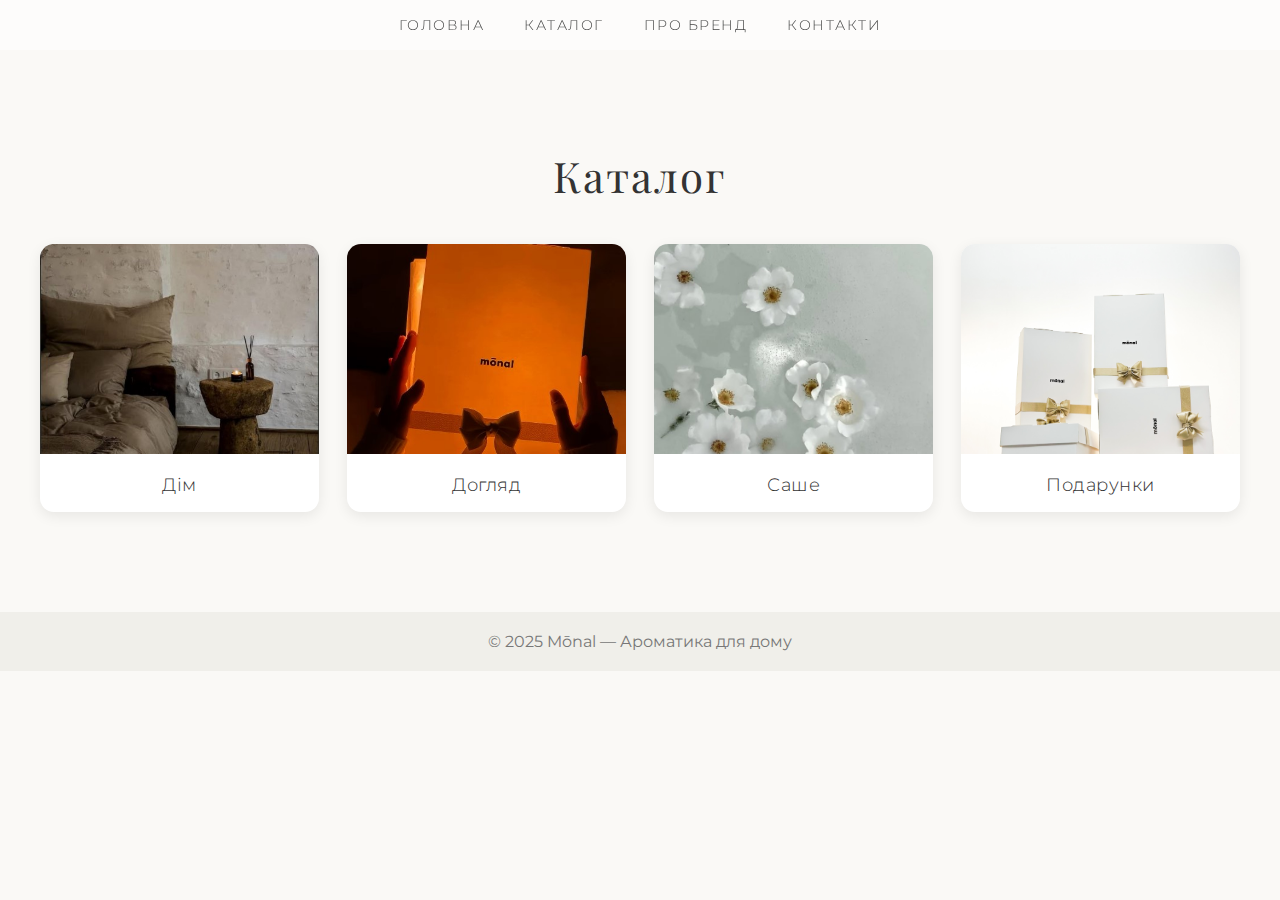
<file: catalog.html>
<!DOCTYPE html>
<html lang="uk">
<head>
    <meta charset="UTF-8">
    <meta name="viewport" content="width=device-width, initial-scale=1.0">
    <title>Каталог — Mōnal</title>
    <link rel="stylesheet" href="style.css">
</head>

<body>

<nav>
    <a href="index.html">Головна</a>
    <a href="catalog.html">Каталог</a>
    <a href="about.html">Про бренд</a>
    <a href="contacts.html">Контакти</a>
</nav>

<div class="container">
    <h1>Каталог</h1>

    <div class="subgrid">

        <a class="subcategory" href="home.html">
            <img src="images/1дім_каталог.jpg">
            <div class="subcategory-title">Дім</div>
        </a>

        <a class="subcategory" href="care.html">
            <img src="images/1догляд_каталог.jpg">
            <div class="subcategory-title">Догляд</div>
        </a>

        <a class="subcategory" href="sachets.html">
            <img src="images/1саше_каталог.jpg">
            <div class="subcategory-title">Саше</div>
        </a>

        <a class="subcategory" href="gifts.html">
            <img src="images/1подарунки_каталог.JPG">
            <div class="subcategory-title">Подарунки</div>
        </a>

    </div>
</div>

<footer>
    © 2025 Mōnal — Ароматика для дому
</footer>

</body>
</html>
</file>
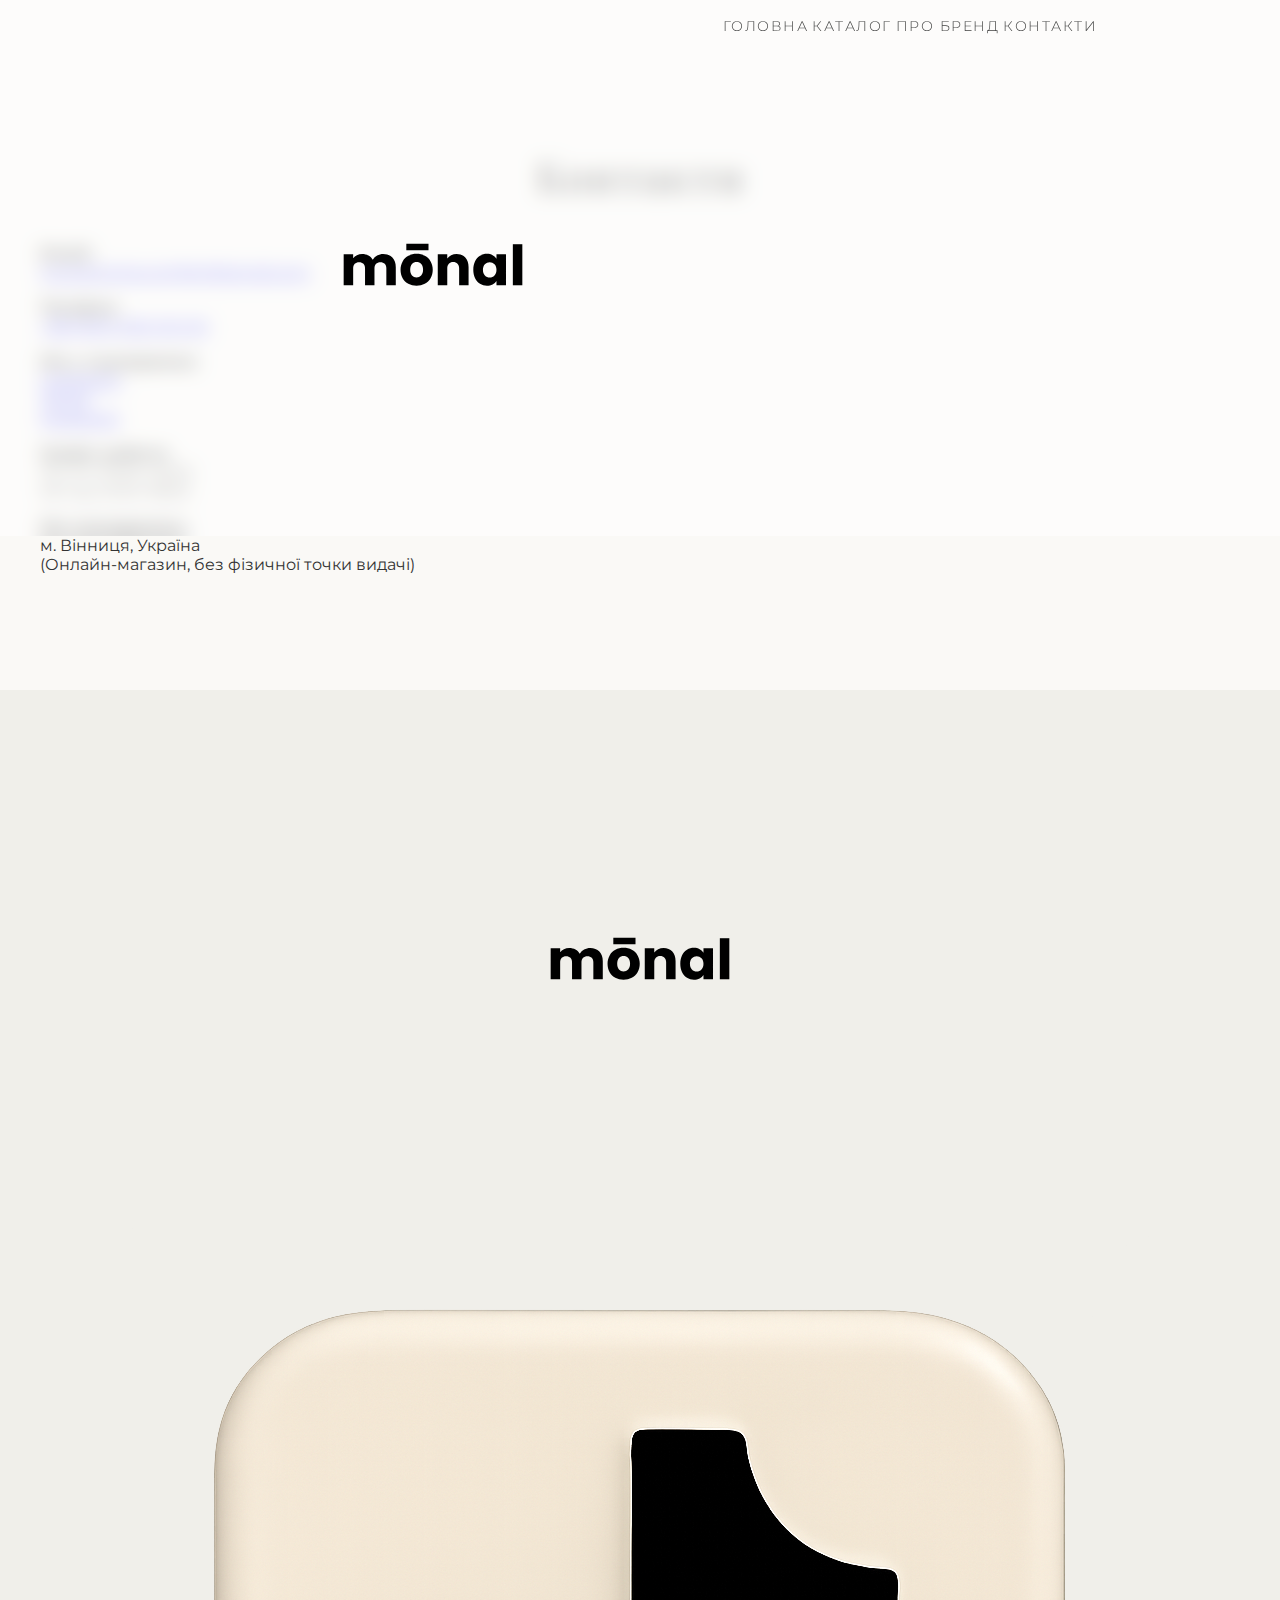
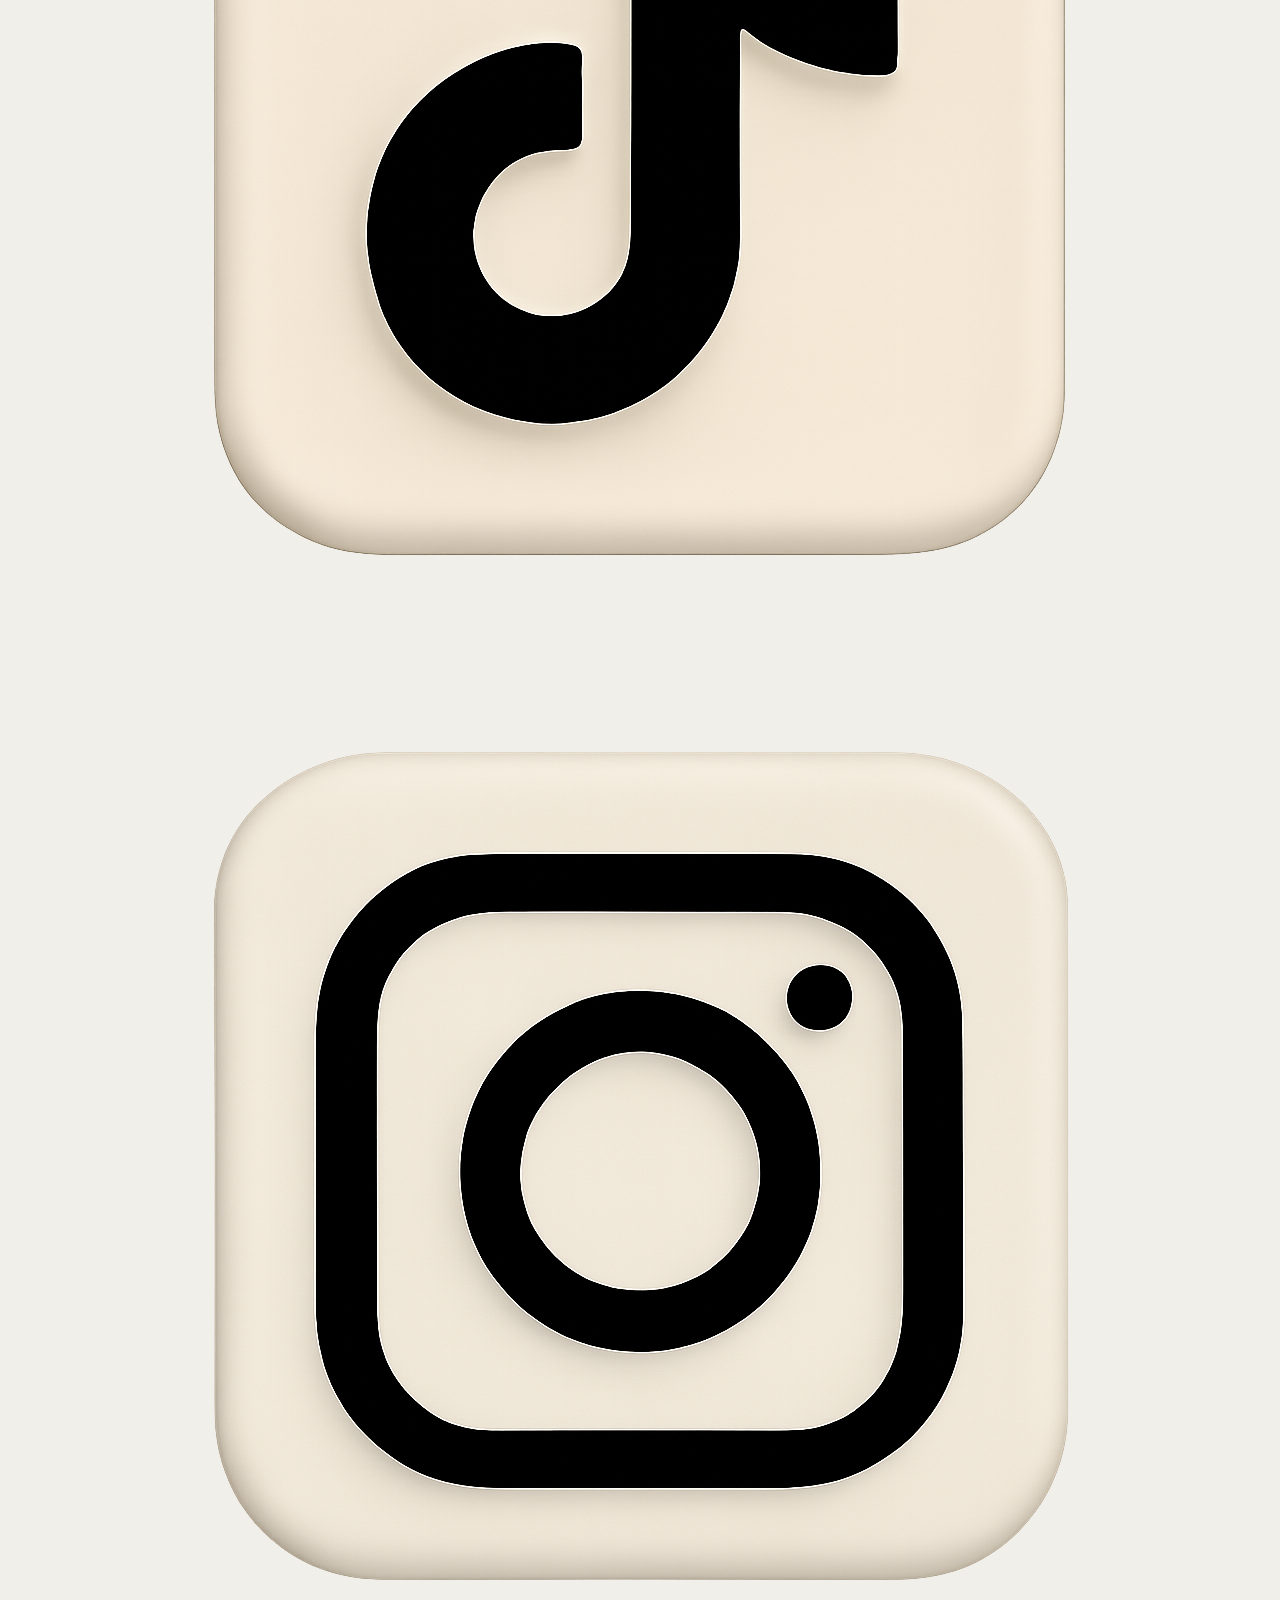
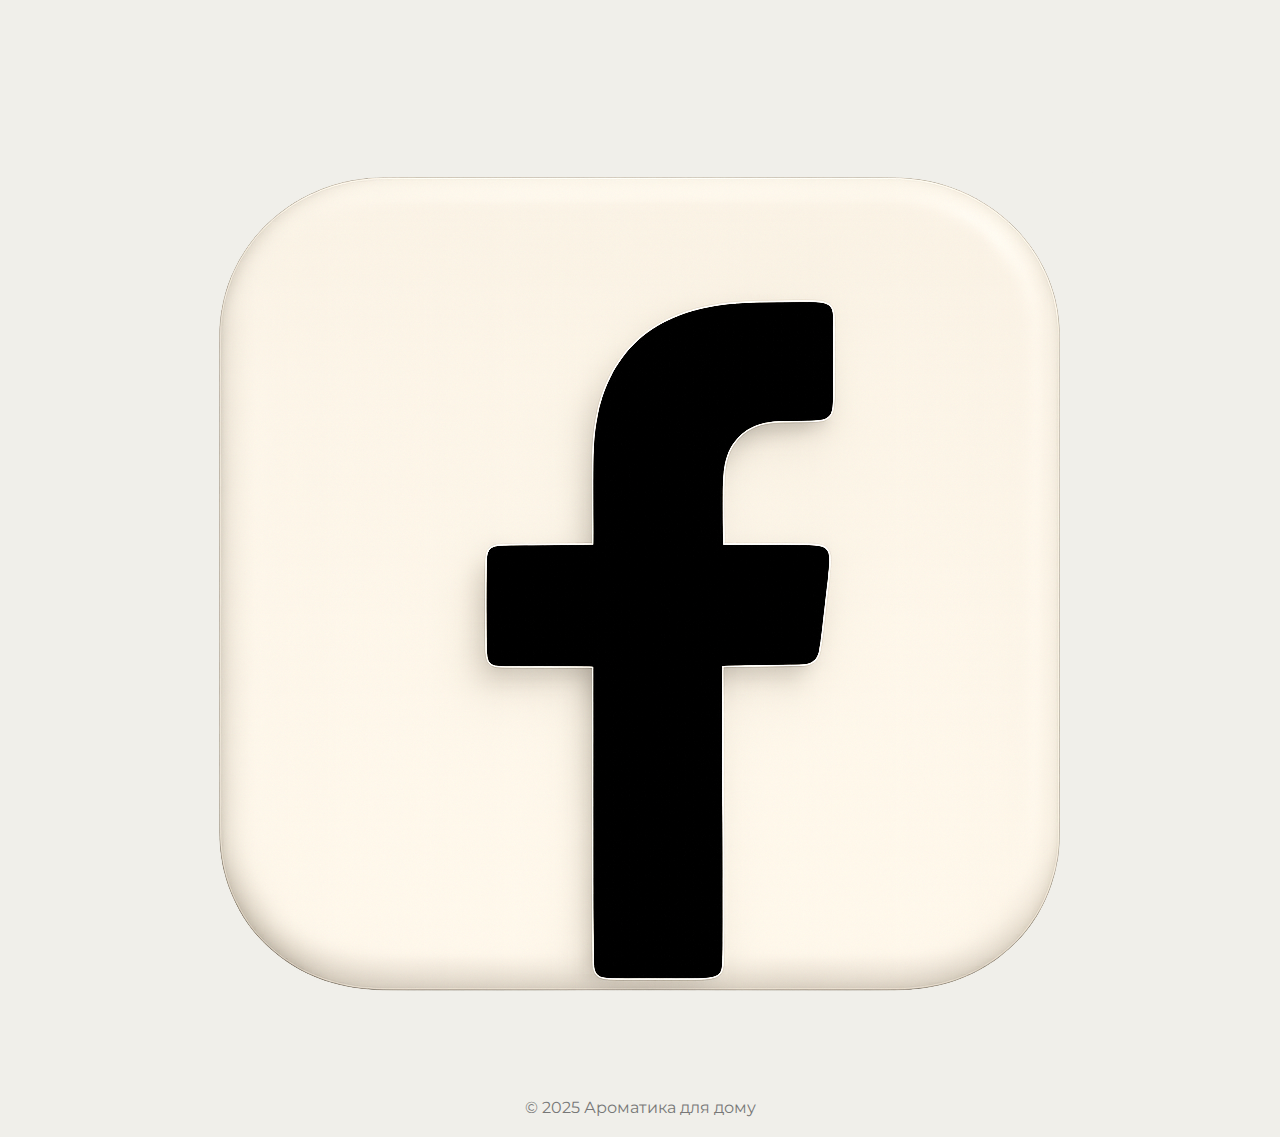
<file: contacts.html>
<!DOCTYPE html>
<html lang="uk">
<head>
    <meta charset="UTF-8">
    <meta name="viewport" content="width=device-width, initial-scale=1.0">
    <title>Контакти — Mōnal</title>
    <link rel="stylesheet" href="style.css">
</head>

<body>

<!-- Навігація -->
<nav>
    <div class="nav-left">
        <img src="images/logo.svg" alt="Mōnal" class="nav-logo">
    </div>

    <div class="nav-links">
        <a href="index.html">Головна</a>
        <a href="catalog.html">Каталог</a>
        <a href="about.html">Про бренд</a>
        <a href="contacts.html">Контакти</a>
    </div>
</nav>

<!-- Контейнер -->
<div class="container">
    <h1>Контакти</h1>

    <div class="contact-columns">

        <div class="contact-col">
            <p><strong>Email:</strong><br>
                <a href="mailto:monal.home.comfort@gmail.com">monal.home.comfort@gmail.com</a>
            </p>

            <p><strong>Телефон:</strong><br>
                <a href="tel:+380000000000">+38 (000) 000-00-00</a>
            </p>

            <p><strong>Ми у соцмережах:</strong><br>
                <a href="https://www.instagram.com/monal.official/" target="_blank">Instagram</a><br>
                <a href="https://www.tiktok.com/@monalofficial?is_from_webapp=1&sender_device=pc" target="_blank">TikTok</a><br>
                <a href="https://www.facebook.com/people/Monal/61552030280894/" target="_blank">Facebook</a>
            </p>
        </div>

        <div class="contact-col">
            <p><strong>Графік роботи:</strong><br>
                Пн–Пт: 10:00–22:00<br>
                Сб–Нд: 10:00–18:00
            </p>

            <p><strong>Ми знаходимось:</strong><br>
                м. Вінниця, Україна<br>
                (Онлайн-магазин, без фізичної точки видачі)
            </p>
        </div>

    </div>
</div>

<!-- Footer -->
<footer>
    <div class="footer-logo">
        <img src="images/logo.svg" alt="Mōnal">
    </div>

    <div class="social-block">
        <a href="https://www.tiktok.com/@monalofficial?is_from_webapp=1&sender_device=pc" target="_blank">
            <img src="images/social/tiktok.png" alt="TikTok">
        </a>

        <a href="https://www.instagram.com/monal.official/" target="_blank">
            <img src="images/social/instagram.png" alt="Instagram">
        </a>

        <a href="https://www.facebook.com/people/Monal/61552030280894/" target="_blank">
            <img src="images/social/facebook.png" alt="Facebook">
        </a>
    </div>

    © 2025 Ароматика для дому
</footer>

</body>
</html>
</file>
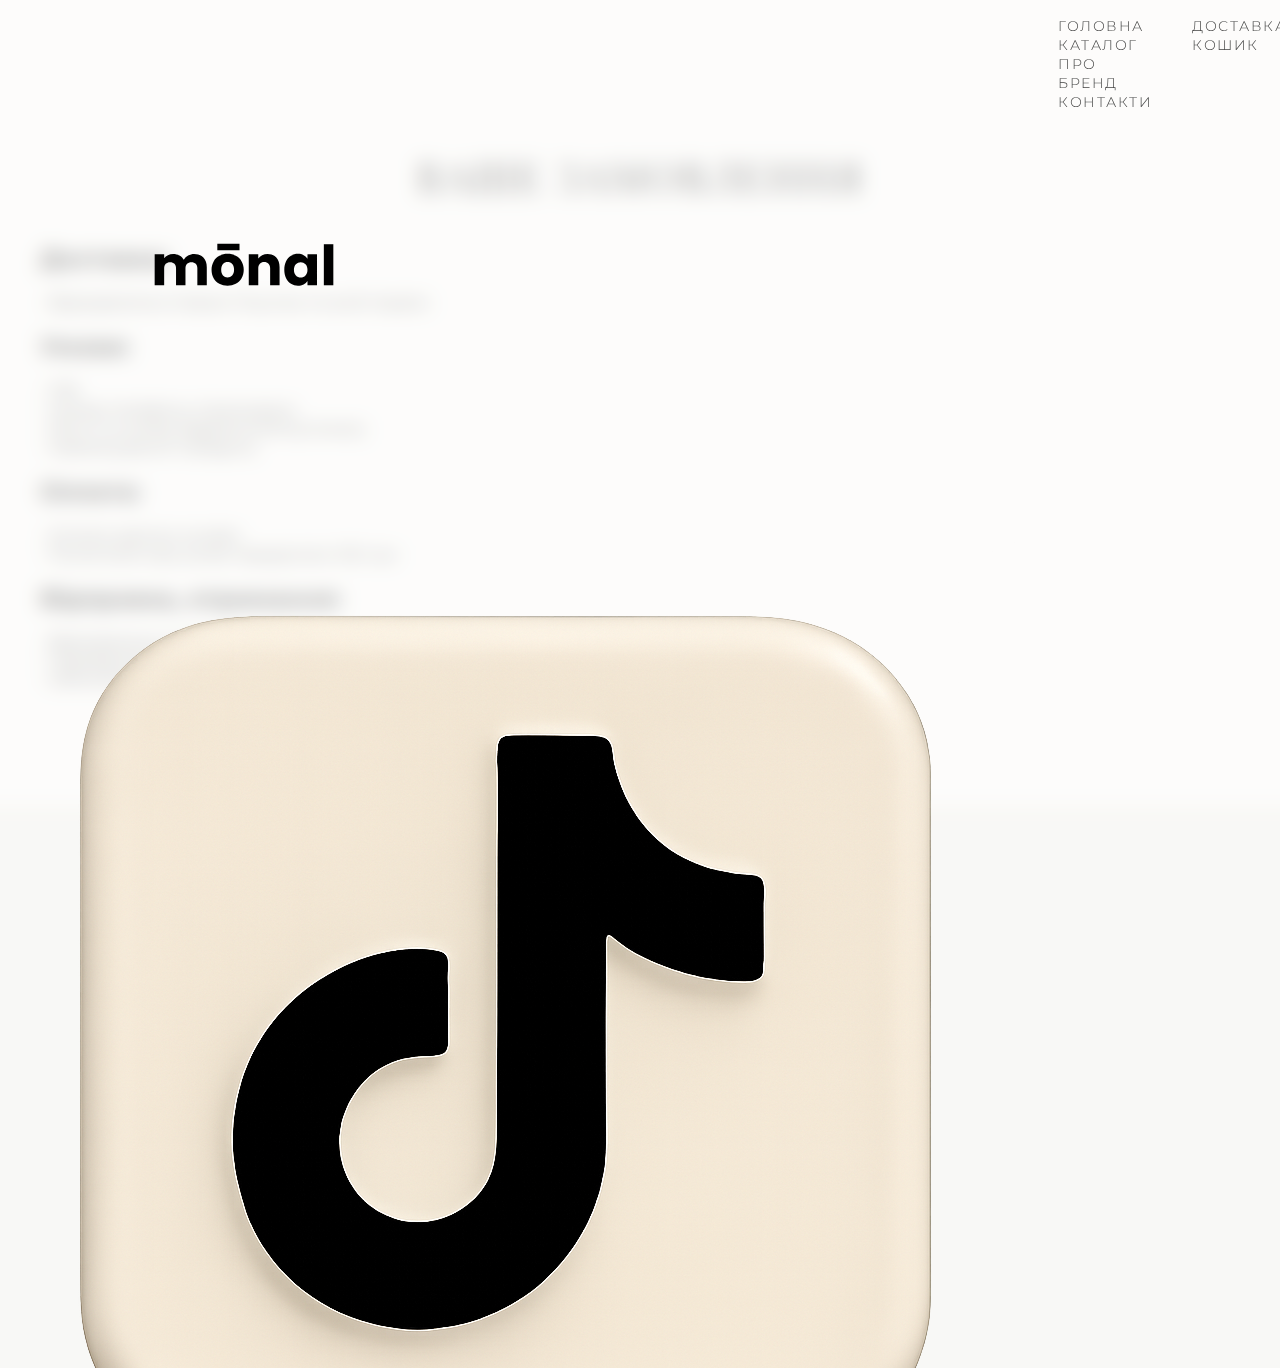
<file: delivery.html>
<!DOCTYPE html>
<html lang="uk">
<head>
    <meta charset="UTF-8">
    <meta name="viewport" content="width=device-width, initial-scale=1.0">
    <title>Доставка — Mōnal</title>
    <link rel="stylesheet" href="style.css">
</head>

<body>

<!-- МЕНЮ -->
<nav>
    <div class="nav-left">
        <img src="images/logo.svg" alt="Mōnal" class="nav-logo">

        <div class="nav-social">
            <a href="https://www.tiktok.com/@monalofficial?is_from_webapp=1&sender_device=pc" target="_blank">
                <img src="images/social/tiktok.png">
            </a>
            <a href="https://www.instagram.com/monal.official/" target="_blank">
                <img src="images/social/instagram.png">
            </a>
            <a href="https://www.facebook.com/people/Monal/61552030280894/" target="_blank">
                <img src="images/social/facebook.png">
            </a>
        </div>
    </div>

    <div class="nav-center">
        <a href="index.html">Головна</a>
        <a href="catalog.html">Каталог</a>
        <a href="about.html">Про бренд</a>
        <a href="contacts.html">Контакти</a>
    </div>

    <div class="nav-right">
        <a href="delivery.html">Доставка</a>
        <a href="cart.html">Кошик</a>
    </div>
</nav>


<div class="container">

    <h1>ВАШЕ ЗАМОВЛЕННЯ</h1>

    <!-- Дві колонки -->
    <div class="delivery-columns">

        <!-- КОЛОНКА 1 -->
        <div class="column">

            <div class="delivery-block">
                <h2>Доставка:</h2>
                <p>• Відправляємо Новою Поштою по всій Україні.</p>
            </div>

            <div class="delivery-block">
                <h2>Умови:</h2>
                <p>
                    • ПІБ<br>
                    • Номер телефону отримувача<br>
                    • Місто та номер відділення/поштомату<br>
                    • Найменування продукту
                </p>
            </div>

        </div>

        <!-- КОЛОНКА 2 -->
        <div class="column">

            <div class="delivery-block">
                <h2>Оплата:</h2>
                <p>
                    • Оплата картою онлайн<br>
                    • Післяплата при умові передплати 150 грн
                </p>
            </div>

            <div class="delivery-block">
                <h2>Відправка, отримання:</h2>
                <p>
                    • Відправляємо протягом 1–3 робочих днів<br>
                    • Перевіряйте посилку при отриманні<br>
                    • Обмін/повернення протягом 14 днів
                </p>
            </div>

        </div>

    </div>

</div>


<footer>
    <div class="footer-logo">
        <img src="images/logo.svg" alt="Mōnal">
    </div>
    © 2025 Ароматика для дому
</footer>

</body>
</html>
</file>
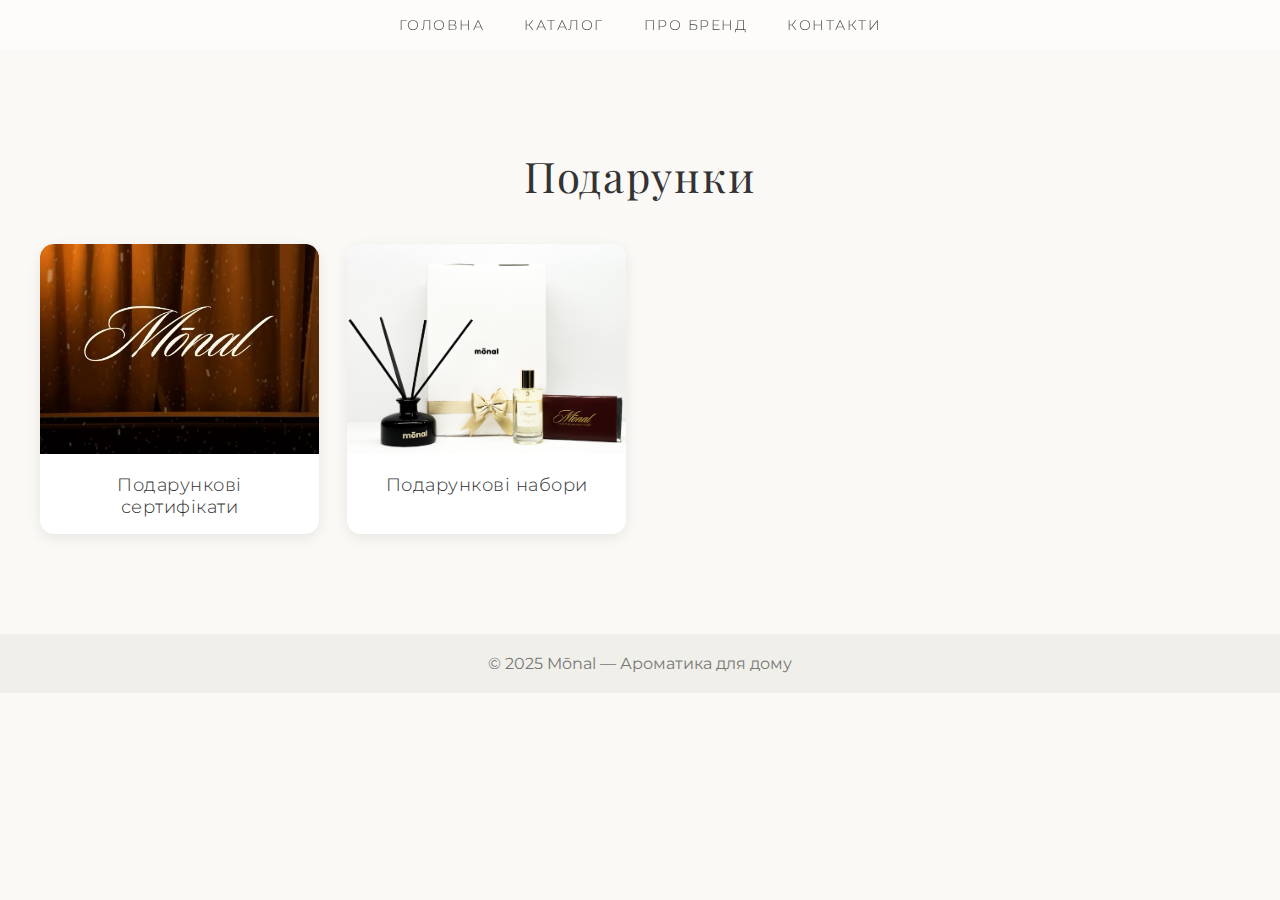
<file: gifts.html>
<!DOCTYPE html>
<html lang="uk">
<head>
    <meta charset="UTF-8">
    <meta name="viewport" content="width=device-width, initial-scale=1.0">
    <title>Подарунки — Mōnal</title>
    <link rel="stylesheet" href="style.css">
</head>

<body>

<nav>
    <a href="index.html">Головна</a>
    <a href="catalog.html">Каталог</a>
    <a href="about.html">Про бренд</a>
    <a href="contacts.html">Контакти</a>
</nav>

<div class="container">
    <h1>Подарунки</h1>

    <div class="subgrid">

        <a class="subcategory" href="#">
            <img src="images/скоро буде_каталог.jpg">
            <div class="subcategory-title">Подарункові сертифікати</div>
        </a>

        <a class="subcategory" href="#">
            <img src="images/2_подарунки_подарункові набори_каталог.JPG">
            <div class="subcategory-title">Подарункові набори</div>
        </a>

    </div>
</div>

<footer>
    © 2025 Mōnal — Ароматика для дому
</footer>

</body>
</html>
</file>
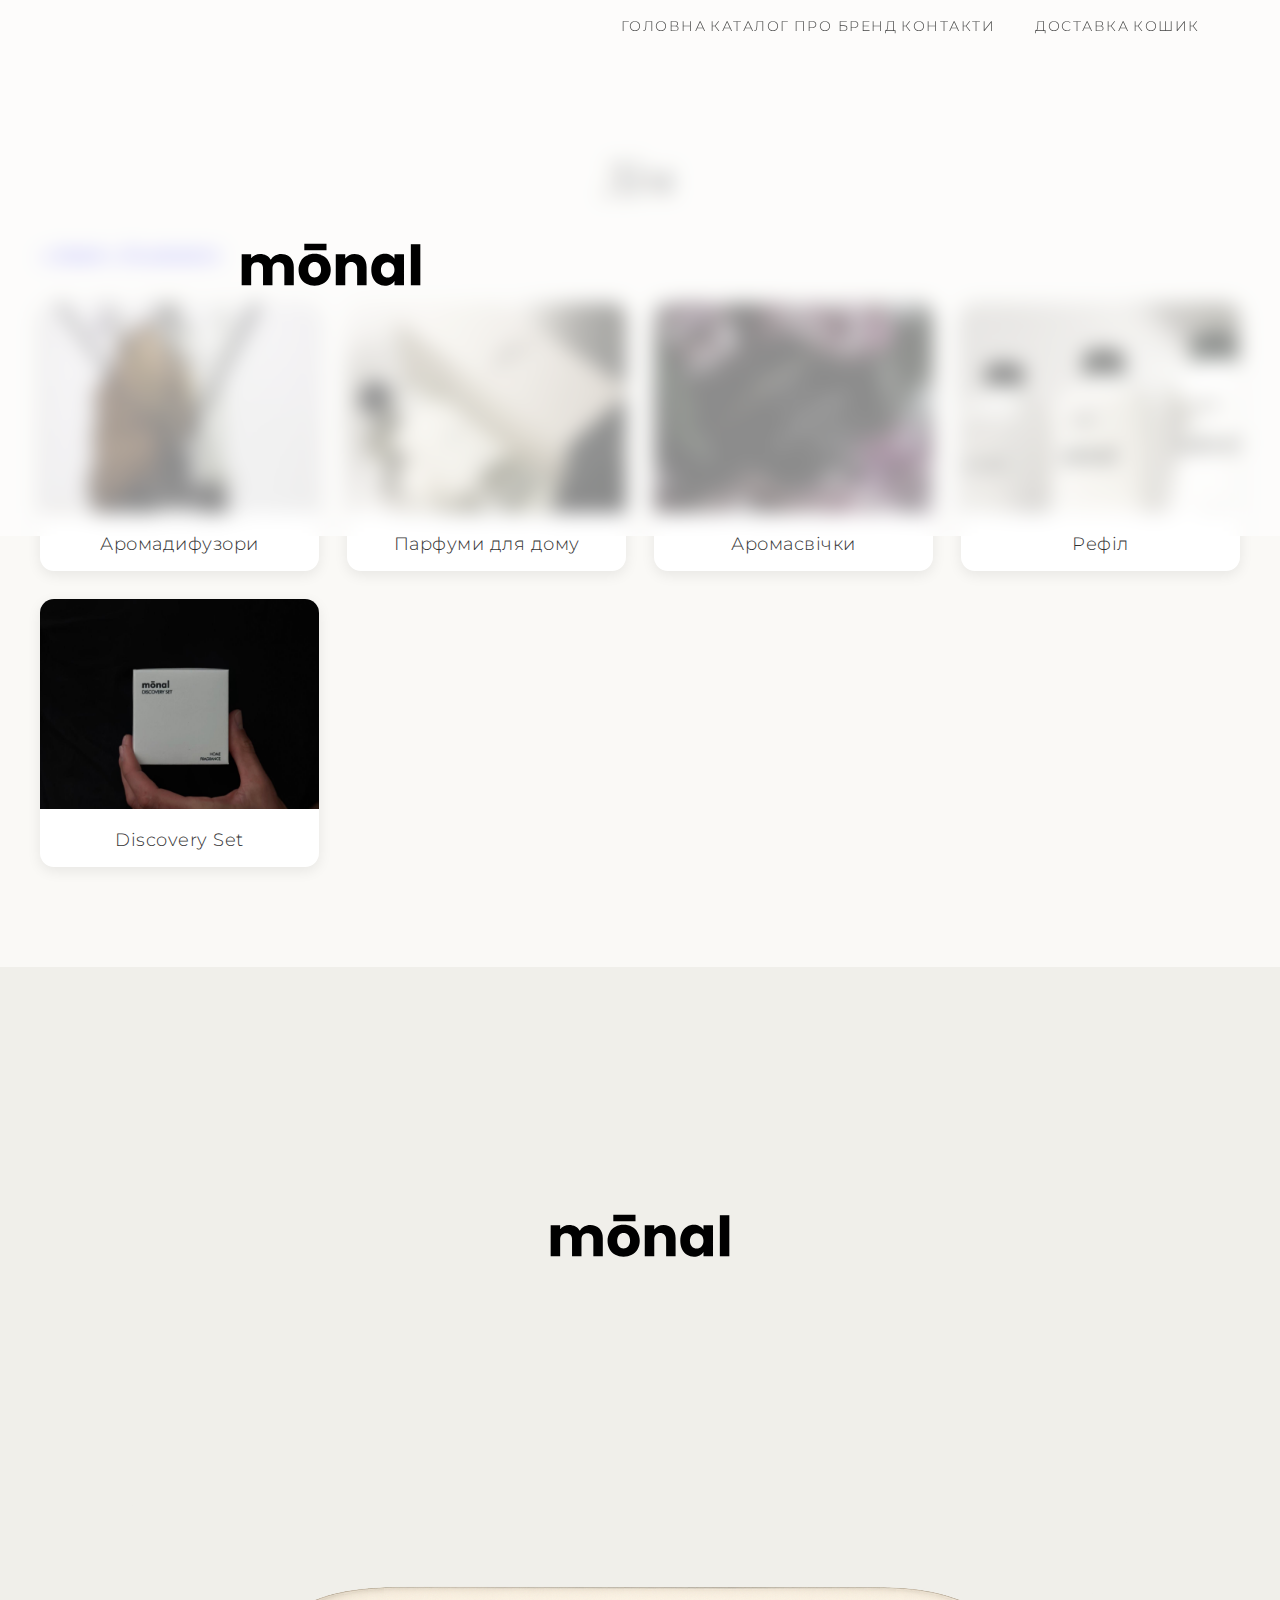
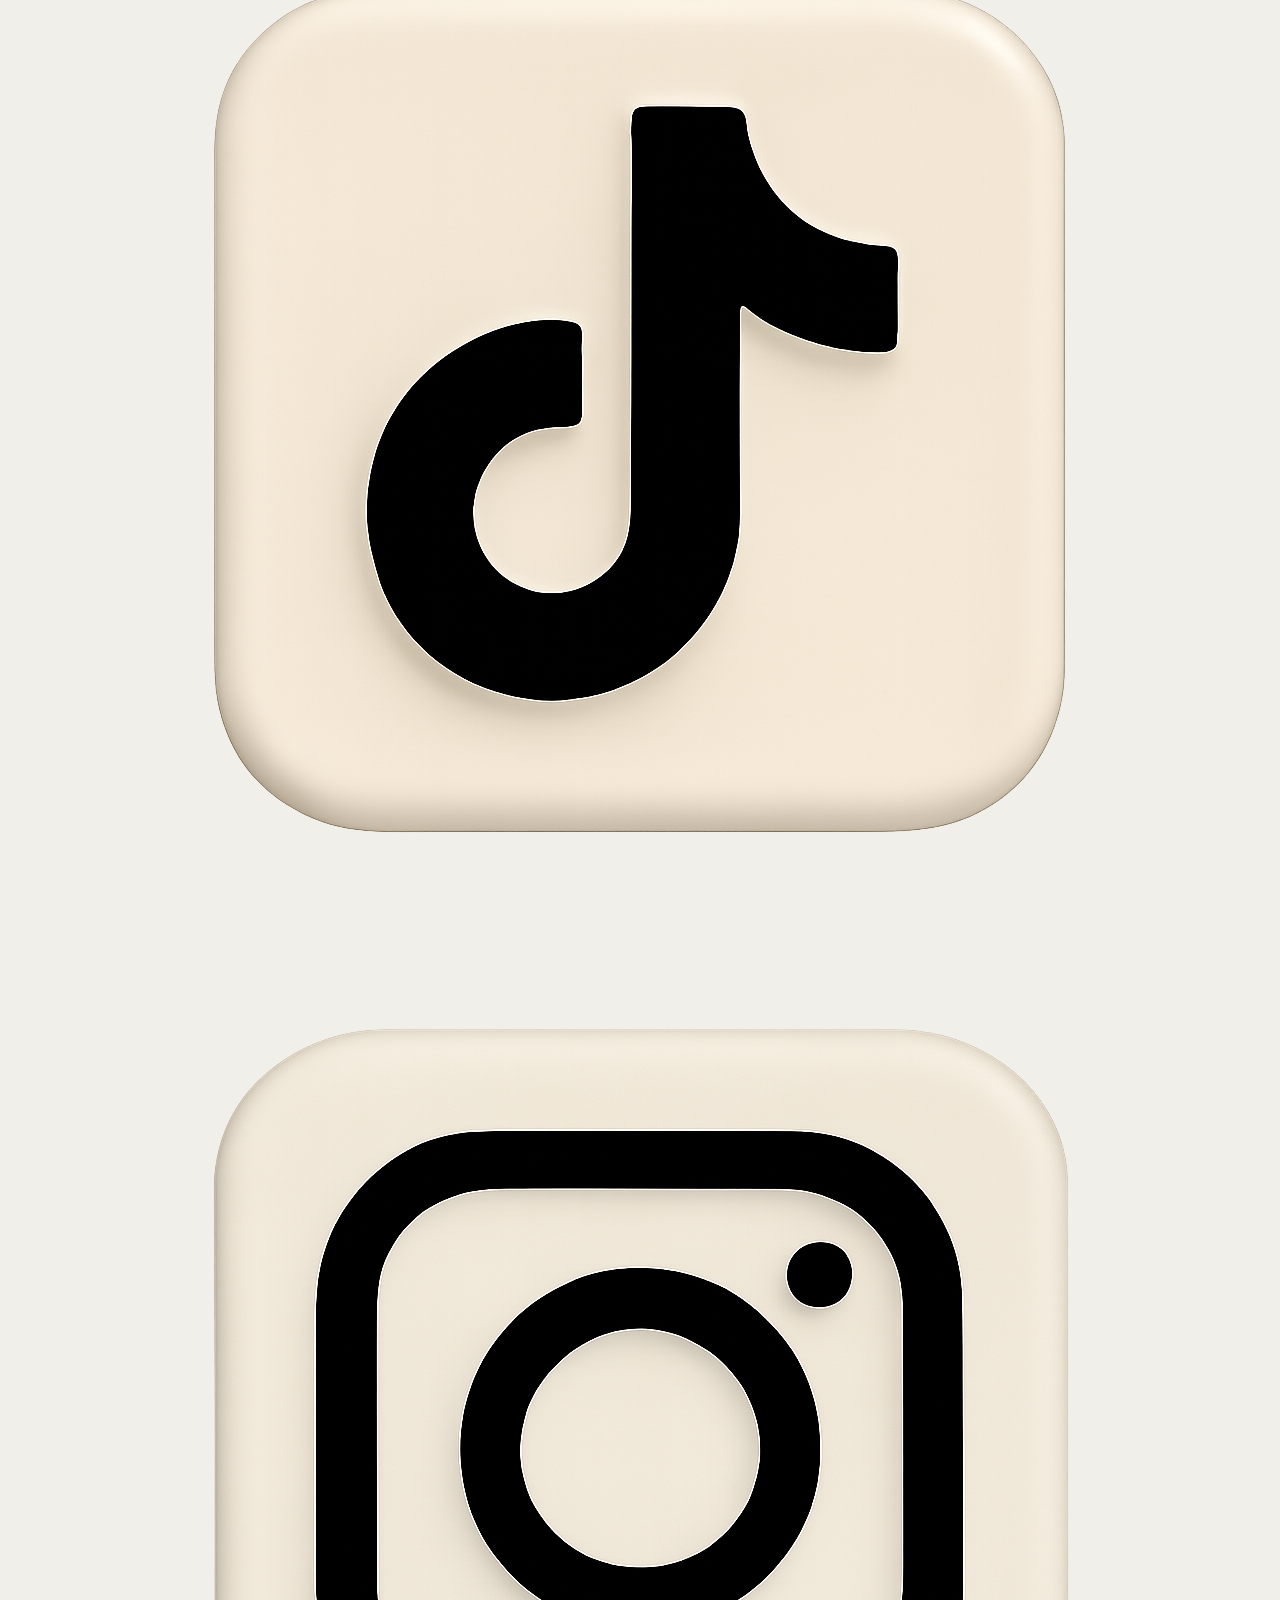
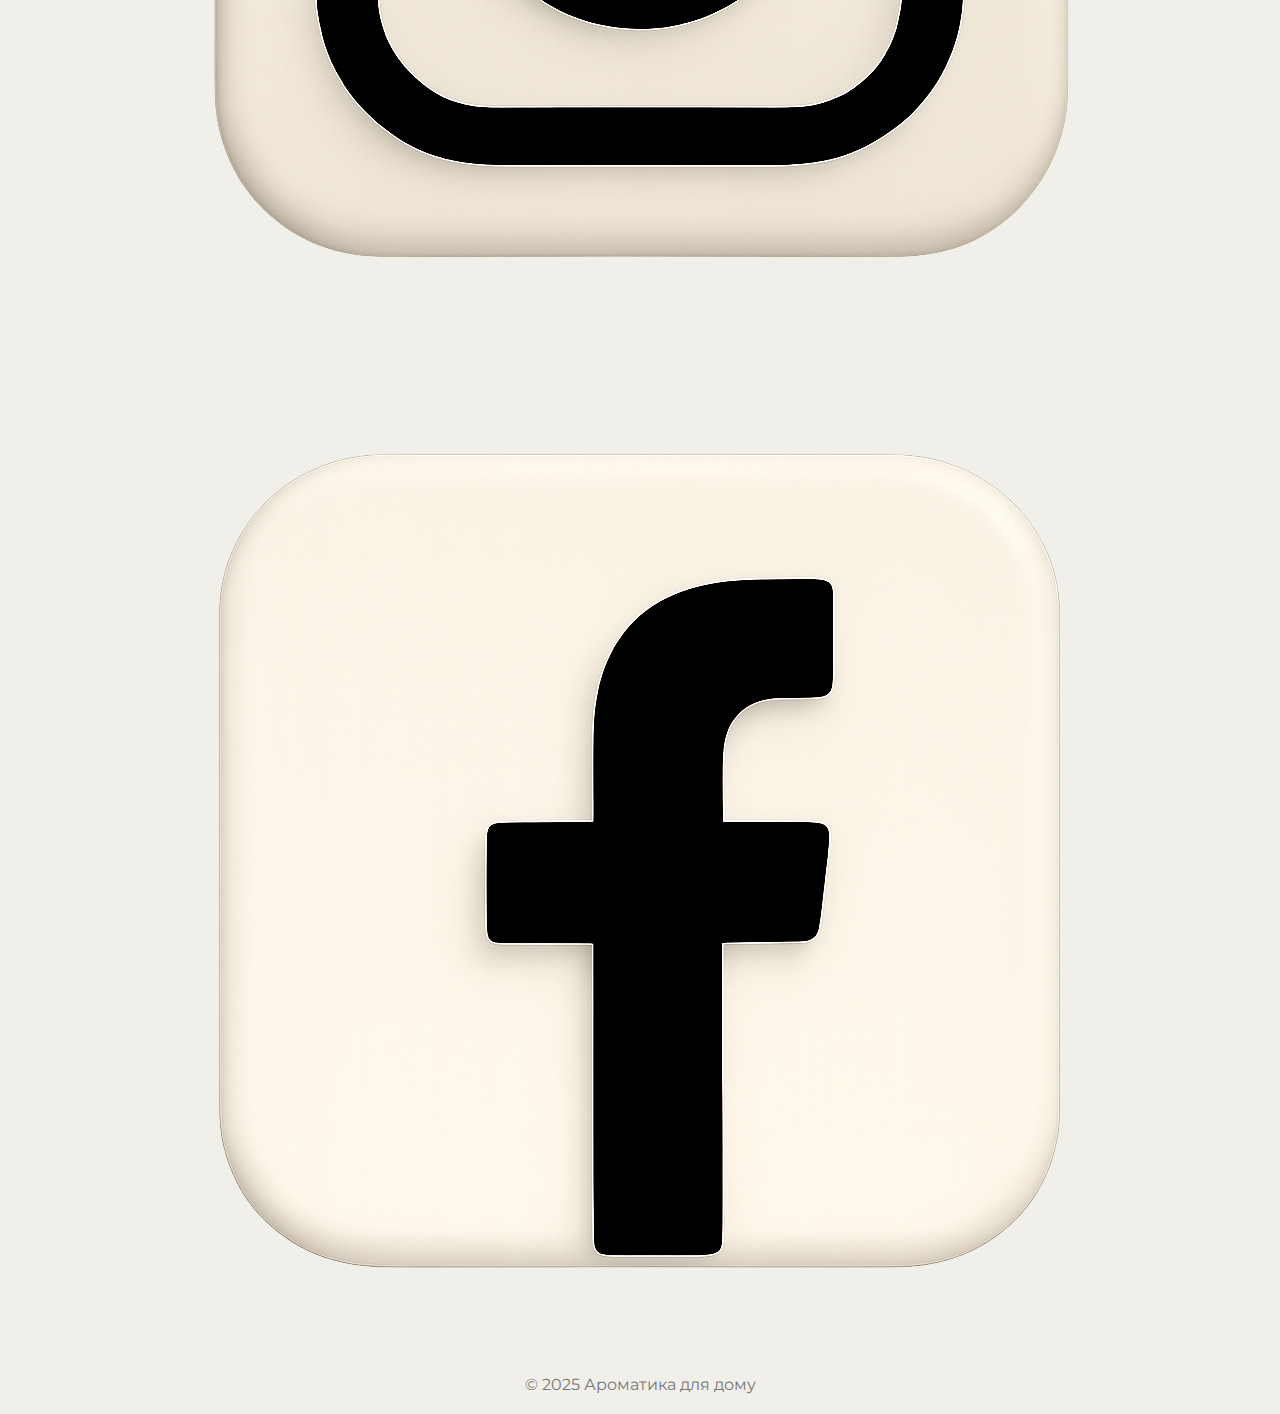
<file: home.html>
<!DOCTYPE html>
<html lang="uk">
<head>
    <meta charset="UTF-8">
    <meta name="viewport" content="width=device-width, initial-scale=1.0">
    <title>Дім — Mōnal</title>
    <link rel="stylesheet" href="style.css">
</head>

<body>

<!-- НОВЕ МЕНЮ -->
<nav>

    <!-- Ліворуч -->
    <div class="nav-left">
        <img src="images/logo.svg" alt="Mōnal" class="nav-logo">
    </div>

    <!-- Центр -->
    <div class="nav-center">
        <a href="index.html">Головна</a>
        <a href="catalog.html">Каталог</a>
        <a href="about.html">Про бренд</a>
        <a href="contacts.html">Контакти</a>
    </div>

    <!-- Праворуч -->
    <div class="nav-right">
        <a href="delivery.html">Доставка</a>
        <a href="cart.html">Кошик</a>
    </div>

</nav>


<div class="container">

    <h1>Дім</h1>

    <div class="back-buttons">
        <a href="javascript:history.back()" class="back-btn">← Назад</a>
        <a href="catalog.html" class="back-btn secondary">← До каталогу</a>
    </div>

    <div class="subgrid">

        <a class="subcategory" href="#">
            <img src="images/2_дім_дифузор_каталог.jpg">
            <div class="subcategory-title">Аромадифузори</div>
        </a>

        <a class="subcategory" href="#">
            <img src="images/2_дім_парфуми_каталог.JPG">
            <div class="subcategory-title">Парфуми для дому</div>
        </a>

        <a class="subcategory" href="#">
            <img src="images/2_дім_свічки_каталог.jpg">
            <div class="subcategory-title">Аромасвічки</div>
        </a>

        <a class="subcategory" href="#">
            <img src="images/2_дім_рефіли_каталог.jpg">
            <div class="subcategory-title">Рефіл</div>
        </a>

        <a class="subcategory" href="#">
            <img src="images/2_дім_діскавері_каталог.JPG">
            <div class="subcategory-title">Discovery Set</div>
        </a>

    </div>
</div>


<footer>
    <div class="footer-logo">
        <img src="images/logo.svg" alt="Mōnal">
    </div>

    <div class="social-block">
        <a href="https://www.tiktok.com/@monalofficial?is_from_webapp=1&sender_device=pc" target="_blank">
            <img src="images/social/tiktok.png" alt="TikTok">
        </a>

        <a href="https://www.instagram.com/monal.official/" target="_blank">
            <img src="images/social/instagram.png" alt="Instagram">
        </a>

        <a href="https://www.facebook.com/people/Monal/61552030280894/" target="_blank">
            <img src="images/social/facebook.png" alt="Facebook">
        </a>
    </div>

    © 2025 Ароматика для дому
</footer>    

</body>
</html>
</file>
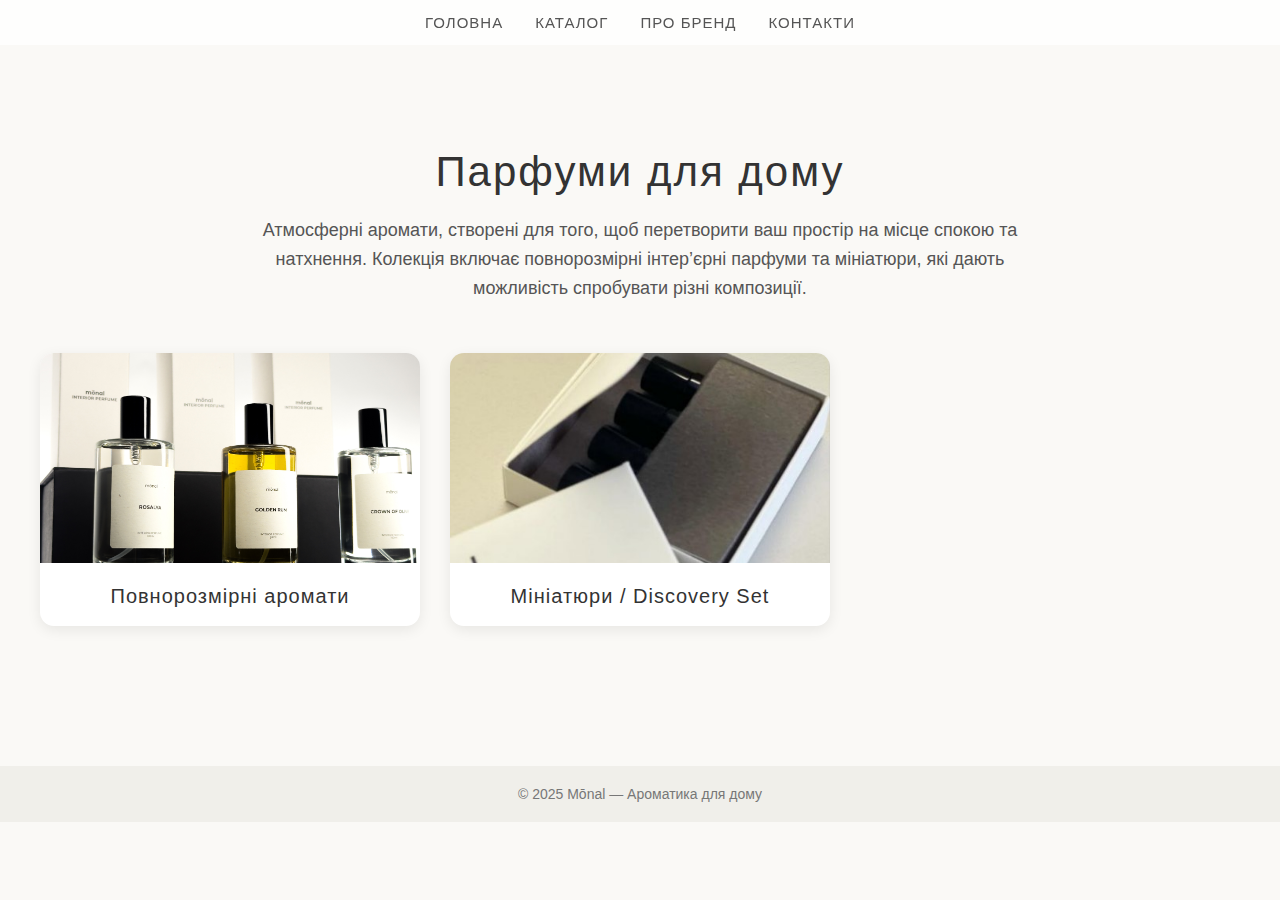
<file: perfumes.html>
<!DOCTYPE html>
<html lang="uk">
<head>
    <meta charset="UTF-8">
    <meta name="viewport" content="width=device-width, initial-scale=1.0">
    <title>Парфуми для дому — Mōnal</title>

    <style>
        body {
            margin: 0;
            padding: 0;
            font-family: "Helvetica Neue", Arial, sans-serif;
            background: #faf9f6;
            color: #333;
        }

        nav {
            position: fixed;
            top: 0;
            left: 0;
            right: 0;
            padding: 14px 40px;
            display: flex;
            align-items: center;
            justify-content: center;
            gap: 32px;
            background: rgba(255, 255, 255, 0.72);
            backdrop-filter: blur(8px);
            z-index: 10;
        }

        nav a {
            text-decoration: none;
            font-size: 15px;
            letter-spacing: 1px;
            color: #555;
            text-transform: uppercase;
            font-weight: 300;
            transition: 0.25s;
        }

        nav a:hover {
            color: #222;
        }

        .container {
            padding: 120px 40px 60px;
            max-width: 1200px;
            margin: auto;
        }

        h1 {
            text-align: center;
            font-size: 42px;
            font-weight: 300;
            letter-spacing: 2px;
            margin-bottom: 20px;
        }

        .description {
            max-width: 800px;
            margin: 0 auto 50px;
            text-align: center;
            font-size: 18px;
            color: #555;
            line-height: 1.6;
        }

        .grid {
            display: grid;
            grid-template-columns: repeat(auto-fill, minmax(280px, 1fr));
            gap: 30px;
        }

        .subcategory {
            background: white;
            border-radius: 14px;
            overflow: hidden;
            box-shadow: 0 4px 14px rgba(0,0,0,0.08);
            text-decoration: none;
            color: #333;
            transition: 0.3s;
        }

        .subcategory:hover {
            transform: translateY(-6px);
            box-shadow: 0 6px 20px rgba(0,0,0,0.12);
        }

        .subcategory img {
            width: 100%;
            height: 210px;
            object-fit: cover;
        }

        .subcategory-title {
            padding: 18px;
            font-size: 20px;
            letter-spacing: 1px;
            text-align: center;
            font-weight: 300;
        }

        footer {
            margin-top: 80px;
            padding: 20px;
            text-align: center;
            background: #f0efea;
            color: #777;
            font-size: 14px;
        }
    </style>
</head>

<body>

<nav>
    <a href="index.html">Головна</a>
    <a href="catalog.html">Каталог</a>
    <a href="about.html">Про бренд</a>
    <a href="contacts.html">Контакти</a>
</nav>

<div class="container">

    <h1>Парфуми для дому</h1>

    <p class="description">
        Атмосферні аромати, створені для того, щоб перетворити ваш простір на місце спокою та натхнення.
        Колекція включає повнорозмірні інтер’єрні парфуми та мініатюри, які дають можливість спробувати різні композиції.
    </p>

    <div class="grid">


        <!-- ПОВНОРОЗМІРНІ ПАРФУМИ -->
        <a class="subcategory" href="#">
            <img src="images/повнорозмір_каталог2.JPG" alt="Повнорозмірні аромати Mōnal">
            <div class="subcategory-title">Повнорозмірні аромати</div>
        </a>

        <!-- МІНІАТЮРИ -->
        <a class="subcategory" href="#">
            <img src="images/мініатюри_каталог2.jpg" alt="">
            <div class="subcategory-title">Мініатюри / Discovery Set</div>
        </a>

    </div>

</div>

<footer>
    © 2025 Mōnal — Ароматика для дому
</footer>

</body>
</html>
</file>
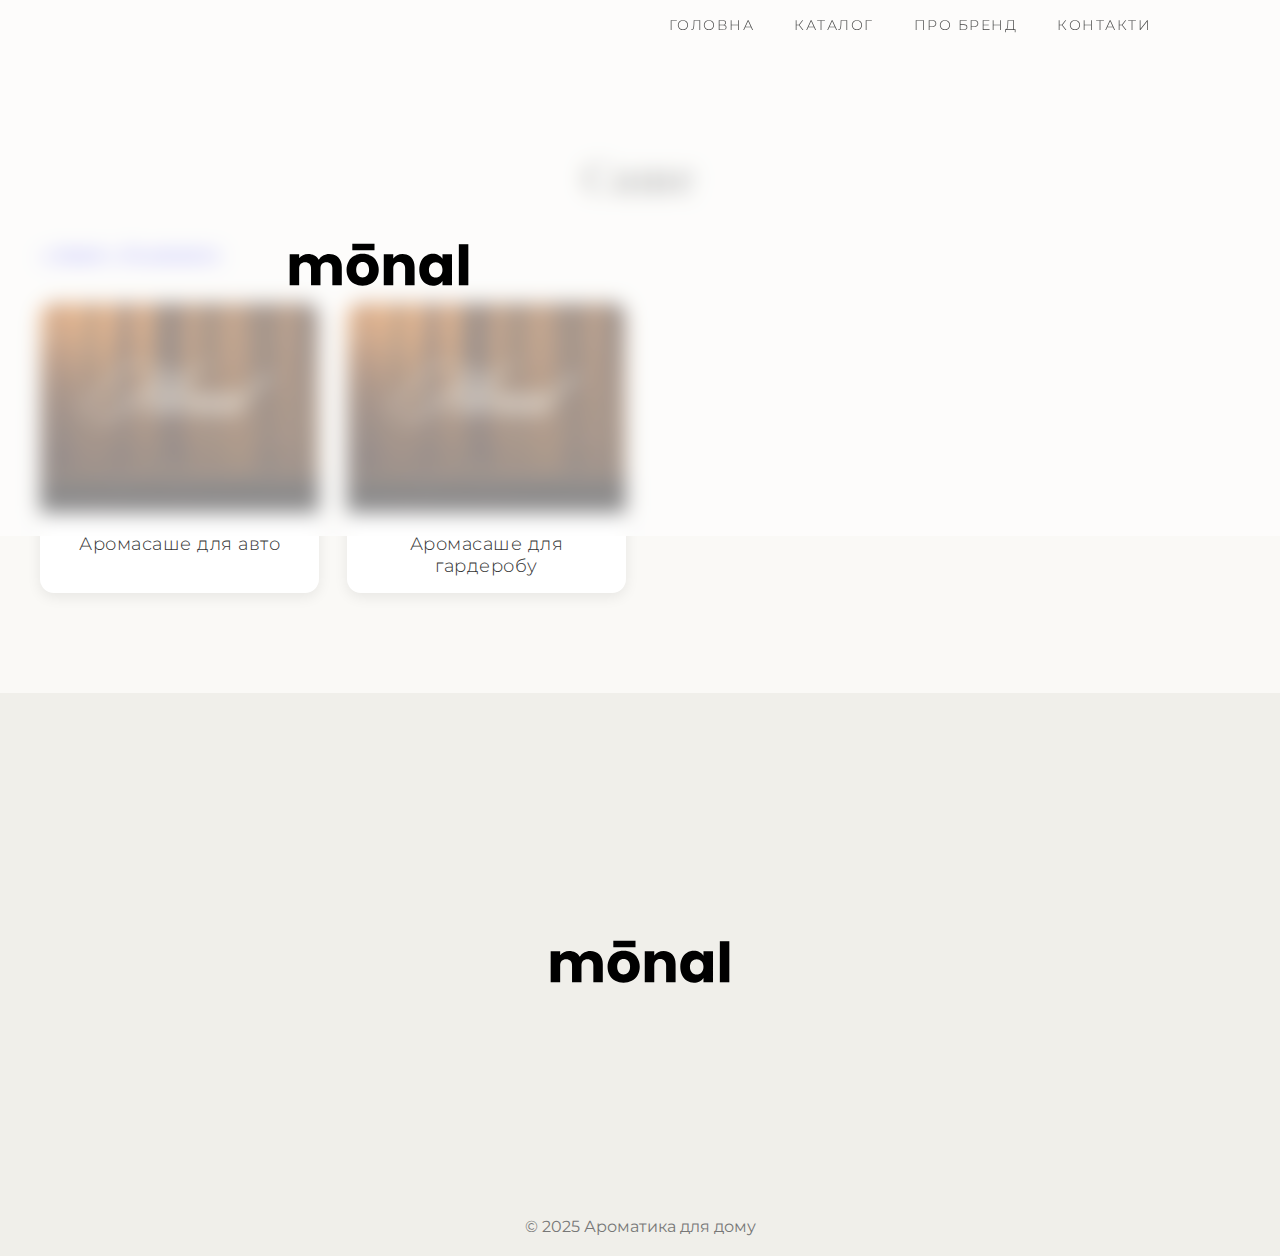
<file: sachets.html>
<!DOCTYPE html>
<html lang="uk">
<head>
    <meta charset="UTF-8">
    <meta name="viewport" content="width=device-width, initial-scale=1.0">
    <title>Саше — Mōnal</title>
    <link rel="stylesheet" href="style.css">
</head>

<body>

<nav>
    <a href="index.html" class="nav-logo">
        <img src="images/logo.svg" alt="Mōnal">
    </a>

    <a href="index.html">Головна</a>
    <a href="catalog.html">Каталог</a>
    <a href="about.html">Про бренд</a>
    <a href="contacts.html">Контакти</a>
</nav>

<div class="container">
    <h1>Саше</h1>
    
    <div class="back-buttons">
        <a href="javascript:history.back()" class="back-btn">← Назад</a>
        <a href="catalog.html" class="back-btn secondary">← До каталогу</a>
    </div>

    <div class="subgrid">

        <a class="subcategory" href="#">
            <img src="images/скоро буде_каталог.jpg">
            <div class="subcategory-title">Аромасаше для авто</div>
        </a>

        <a class="subcategory" href="#">
            <img src="images/скоро буде_каталог.jpg">
            <div class="subcategory-title">Аромасаше для гардеробу</div>
        </a>

    </div>
</div>

<footer>
    <div class="footer-logo">
        <img src="images/logo.svg" alt="Mōnal">
    </div>
    © 2025 Ароматика для дому    
</footer>

</body>
</html>
</file>
<file: style.css>
/* Шрифти */
@import url('https://fonts.googleapis.com/css2?family=Playfair+Display:wght@300;400;500&family=Montserrat:wght@200;300;400;500&display=swap');

body {
    margin: 0;
    padding: 0;
    background: #faf9f6;
    color: #333;
    font-family: 'Montserrat', sans-serif;
}

/* Меню */
nav {
    position: fixed;
    top: 0;
    left: 0;
    right: 0;
    padding: 16px 40px;
    display: flex;
    justify-content: center;
    gap: 40px;
    background: rgba(255, 255, 255, 0.55);
    backdrop-filter: blur(10px);
    z-index: 10;
}

nav a {
    text-decoration: none;
    font-size: 14px;
    color: #444;
    letter-spacing: 1.5px;
    font-weight: 300;
    text-transform: uppercase;
    transition: 0.25s;
}

nav a:hover {
    color: #111;
}

/* HERO */
.hero {
    height: 100vh;
    background-size: cover;
    background-position: center;
    display: flex;
    align-items: center;
    justify-content: center;
    padding-top: 70px;
}

.hero-overlay {
    background: rgba(255, 255, 255, 0.45);
    backdrop-filter: blur(8px);
    padding: 50px 60px;
    border-radius: 20px;
    text-align: center;
}

/* ЛОГО */
.brand-logo {
    font-family: 'Playfair Display', serif;
    font-size: 82px;
    font-weight: 300;
    color: #2c2c2c;
    letter-spacing: 6px;
    margin: 0;
}

/* ПІДТИТР */
.brand-subtitle {
    margin-top: 12px;
    margin-bottom: 40px;
    font-size: 22px;
    font-weight: 300;
    letter-spacing: 1px;
    color: #444;
}

/* КНОПКА */
.btn {
    display: inline-block;
    padding: 16px 34px;
    background: #e7e4d9;
    border-radius: 40px;
    color: #333;
    font-size: 18px;
    letter-spacing: 1px;
    text-decoration: none;
    transition: 0.3s;
}

.btn:hover {
    background: #d8d2c2;
}

/* Каталог */
.container {
    padding: 120px 40px 60px;
    max-width: 1200px;
    margin: auto;
}

h1 {
    text-align: center;
    font-size: 42px;
    font-weight: 300;
    letter-spacing: 2px;
    margin-bottom: 40px;
    font-family: 'Playfair Display', serif;
}

.grid {
    display: grid;
    grid-template-columns: repeat(auto-fill, minmax(260px, 1fr));
    gap: 30px;
}

.category {
    background: white;
    border-radius: 14px;
    overflow: hidden;
    box-shadow: 0 4px 14px rgba(0,0,0,0.08);
    text-decoration: none;
    color: #333;
    transition: 0.3s;
}

.category:hover {
    transform: translateY(-6px);
    box-shadow: 0 6px 20px rgba(0,0,0,0.12);
}

.category img {
    width: 100%;
    height: 210px;
    object-fit: cover;
}

.category-title {
    padding: 18px;
    font-size: 20px;
    letter-spacing: 1px;
    text-align: center;
    font-weight: 300;
}

/* Футер */
footer {
    text-align: center;
    padding: 20px;
    background: #f0efea;
    color: #777;
    margin-top: 40px;
}

/* Підкатегорії */
.subgrid {
    display: grid;
    grid-template-columns: repeat(auto-fill, minmax(230px, 1fr));
    gap: 28px;
    margin-top: 40px;
}

.subcategory {
    background: white;
    border-radius: 14px;
    overflow: hidden;
    text-decoration: none;
    color: #333;
    box-shadow: 0 4px 14px rgba(0,0,0,0.08);
    transition: 0.3s;
}

.subcategory:hover {
    transform: translateY(-6px);
    box-shadow: 0 6px 20px rgba(0,0,0,0.12);
}

/* Усі фото підкатегорій — однакові */
.subcategory img {
    width: 100%;
    height: 210px; /* однаковий розмір для всіх */
    object-fit: cover; /* обрізає красиво */
}

/* Назви під фото */
.subcategory-title {
    padding: 16px;
    font-size: 18px;
    letter-spacing: 0.5px;
    text-align: center;
    font-weight: 300;
}
</file>
